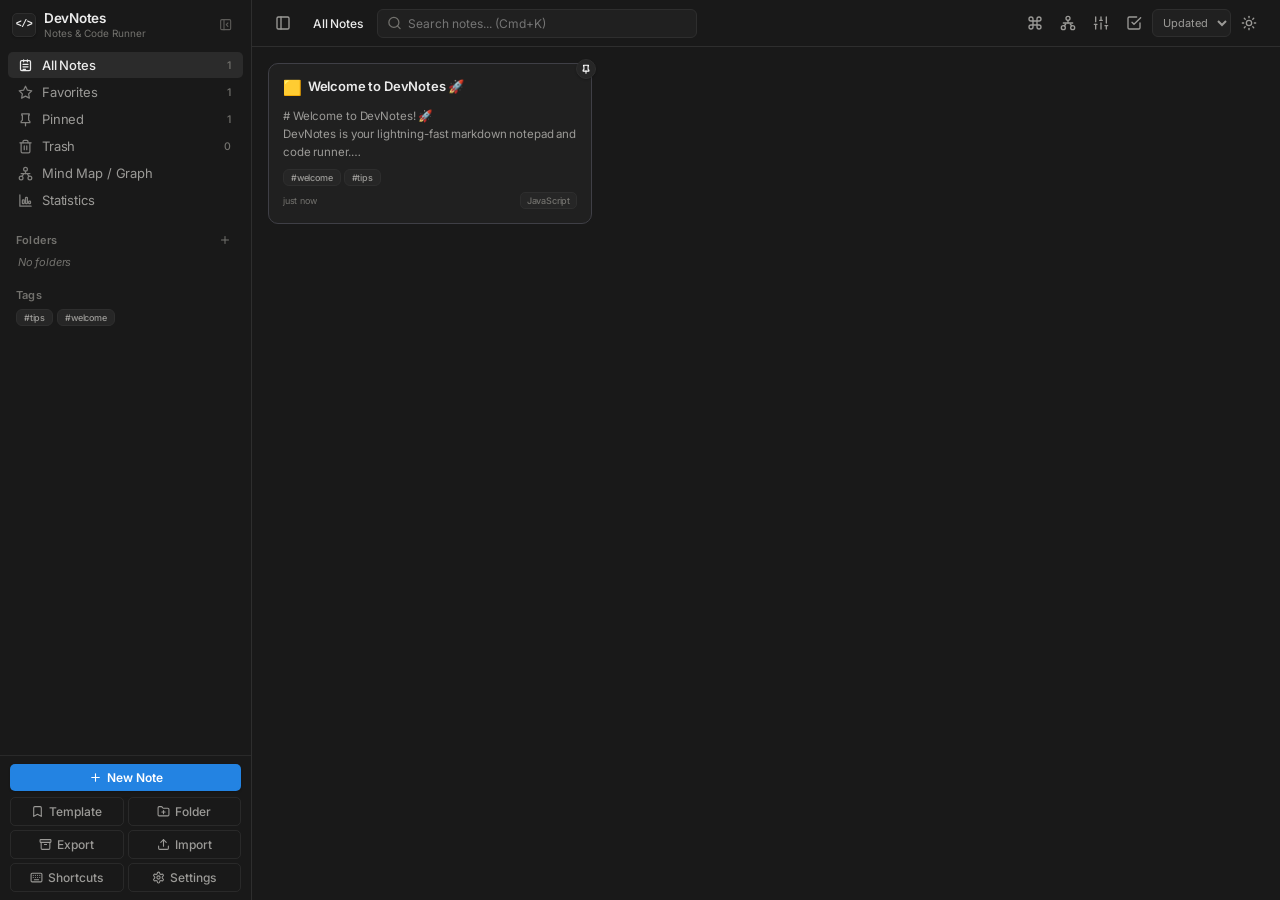
<file: index.html>
<!DOCTYPE html>
<html lang="en">
<head>
<meta charset="UTF-8">
<meta name="viewport" content="width=device-width, initial-scale=1.0">
<title>DevNotes — Notes, Code & More</title>
<meta name="description" content="A lightweight developer notebook with markdown, code runner, encryption, and stats">
<meta property="og:title" content="DevNotes — Notes, Code & More">
<meta property="og:description" content="A lightweight developer notebook with markdown, code runner, encryption, and stats">
<link rel="preconnect" href="https://fonts.googleapis.com">
<link rel="preconnect" href="https://fonts.gstatic.com" crossorigin>
<link href="https://fonts.googleapis.com/css2?family=Inter:ital,opsz,wght@0,14..32,100..900;1,14..32,100..900&family=Source+Code+Pro:ital,wght@0,400;0,500;0,600;0,700;1,400&family=Source+Serif+4:ital,opsz,wght@0,8..60,400;0,8..60,600;1,8..60,400&family=Google+Sans:wght@400;500;600;700&family=Montserrat:wght@400;500;600;700&display=swap" rel="stylesheet">
<link rel="icon" href="data:image/svg+xml,%3Csvg xmlns='http://www.w3.org/2000/svg' viewBox='0 0 100 100'%3E%3Crect width='100' height='100' rx='22' fill='%23191919' stroke='%232f2f2f' stroke-width='4'/%3E%3Ctext x='50' y='68' font-size='46' font-weight='bold' fill='%23e6e6e5' text-anchor='middle' font-family='monospace'%3E%26lt;/%26gt;%3C/text%3E%3C/svg%3E">
<link rel="manifest" href="manifest.json">
<meta name="theme-color" content="#191919">
<meta name="apple-mobile-web-app-capable" content="yes">
<meta name="apple-mobile-web-app-status-bar-style" content="black-translucent">
<meta name="apple-mobile-web-app-title" content="DevNotes">
<link rel="stylesheet" href="styles.css">
</head>
<body class="dark">
<svg xmlns="http://www.w3.org/2000/svg" style="position:absolute;width:0;height:0;overflow:hidden" aria-hidden="true">
<symbol id="i-file-text" viewBox="0 0 24 24"><path d="M4 6a2 2 0 0 1 2-2h12a2 2 0 0 1 2 2v12a2 2 0 0 1-2 2H6a2 2 0 0 1-2-2V6z"/><path d="M9 3v3"/><path d="M15 3v3"/><line x1="8" x2="16" y1="10" y2="10"/><line x1="8" x2="16" y1="14" y2="14"/><line x1="8" x2="12" y1="18" y2="18"/></symbol>
<symbol id="i-heart" viewBox="0 0 24 24"><polygon points="12 2 15.09 8.26 22 9.27 17 14.14 18.18 21.02 12 17.77 5.82 21.02 7 14.14 2 9.27 8.91 8.26 12 2"/></symbol>
<symbol id="i-pin" viewBox="0 0 24 24"><line x1="12" x2="12" y1="17" y2="22"/><path d="M5 17h14v-2l-2-2V5h1V3H6v2h1v8l-2 2v2z"/></symbol>
<symbol id="i-trash" viewBox="0 0 24 24"><path d="M3 6h18"/><path d="M19 6v14c0 1.1-.9 2-2 2H7c-1.1 0-2-.9-2-2V6"/><path d="M8 6V4c0-1.1.9-2 2-2h4c1.1 0 2 .9 2 2v2"/><line x1="10" x2="10" y1="11" y2="17"/><line x1="14" x2="14" y1="11" y2="17"/></symbol>
<symbol id="i-bar-chart" viewBox="0 0 24 24"><path d="M3 3v18h18"/><rect x="7" y="11" width="3" height="6" rx="1"/><rect x="12" y="7" width="3" height="10" rx="1"/><rect x="17" y="13" width="3" height="4" rx="1"/></symbol>
<symbol id="i-menu" viewBox="0 0 24 24"><line x1="4" x2="20" y1="6" y2="6"/><line x1="4" x2="20" y1="12" y2="12"/><line x1="4" x2="20" y1="18" y2="18"/></symbol>
<symbol id="i-panel-left" viewBox="0 0 24 24"><rect width="18" height="18" x="3" y="3" rx="2" ry="2"/><line x1="9" x2="9" y1="3" y2="21"/></symbol>
<symbol id="i-panel-left-close" viewBox="0 0 24 24"><rect width="18" height="18" x="3" y="3" rx="2" ry="2"/><line x1="9" x2="9" y1="3" y2="21"/><path d="m16 15-3-3 3-3"/></symbol>
<symbol id="i-panel-left-open" viewBox="0 0 24 24"><rect width="18" height="18" x="3" y="3" rx="2" ry="2"/><line x1="9" x2="9" y1="3" y2="21"/><path d="m14 9 3 3-3 3"/></symbol>
<symbol id="i-sliders" viewBox="0 0 24 24"><line x1="4" x2="4" y1="21" y2="14"/><line x1="4" x2="4" y1="10" y2="3"/><line x1="12" x2="12" y1="21" y2="12"/><line x1="12" x2="12" y1="8" y2="3"/><line x1="20" x2="20" y1="21" y2="16"/><line x1="20" x2="20" y1="12" y2="3"/><line x1="2" x2="6" y1="14" y2="14"/><line x1="10" x2="14" y1="8" y2="8"/><line x1="18" x2="22" y1="16" y2="16"/></symbol>
<symbol id="i-check-square" viewBox="0 0 24 24"><polyline points="9 11 12 14 22 4"/><path d="M21 12v7a2 2 0 0 1-2 2H5a2 2 0 0 1-2-2V5a2 2 0 0 1 2-2h11"/></symbol>
<symbol id="i-git-compare" viewBox="0 0 24 24"><circle cx="18" cy="18" r="3"/><circle cx="6" cy="6" r="3"/><path d="M13 6h3a2 2 0 0 1 2 2v7"/><path d="M11 18H8a2 2 0 0 1-2-2V9"/></symbol>
<symbol id="i-timer" viewBox="0 0 24 24"><line x1="10" x2="14" y1="2" y2="2"/><line x1="12" x2="15" y1="14" y2="11"/><circle cx="12" cy="14" r="8"/></symbol>
<symbol id="i-sun" viewBox="0 0 24 24"><circle cx="12" cy="12" r="4"/><path d="M12 2v2"/><path d="M12 20v2"/><path d="m4.93 4.93 1.41 1.41"/><path d="m17.66 17.66 1.41 1.41"/><path d="M2 12h2"/><path d="M20 12h2"/><path d="m6.34 17.66-1.41 1.41"/><path d="m19.07 4.93-1.41 1.41"/></symbol>
<symbol id="i-moon" viewBox="0 0 24 24"><path d="M12 3a6 6 0 0 0 9 9 9 9 0 1 1-9-9Z"/></symbol>
<symbol id="i-plus" viewBox="0 0 24 24"><path d="M5 12h14"/><path d="M12 5v14"/></symbol>
<symbol id="i-minus" viewBox="0 0 24 24"><path d="M5 12h14"/></symbol>
<symbol id="i-bookmark" viewBox="0 0 24 24"><path d="m19 21-7-4-7 4V5a2 2 0 0 1 2-2h10a2 2 0 0 1 2 2v16z"/></symbol>
<symbol id="i-folder" viewBox="0 0 24 24"><path d="M20 20a2 2 0 0 0 2-2V8a2 2 0 0 0-2-2h-7.9a2 2 0 0 1-1.69-.9L9.6 3.9A2 2 0 0 0 7.93 3H4a2 2 0 0 0-2 2v13a2 2 0 0 0 2 2Z"/></symbol>
<symbol id="i-folder-open" viewBox="0 0 24 24"><path d="m6 14 1.5-2.9A2 2 0 0 1 9.24 10H20a2 2 0 0 1 1.94 2.5l-1.54 6a2 2 0 0 1-1.95 1.5H4a2 2 0 0 1-2-2V5a2 2 0 0 1 2-2h3.9a2 2 0 0 1 1.69.9l.81 1.2a2 2 0 0 0 1.67.9H18a2 2 0 0 1 2 2v2"/></symbol>
<symbol id="i-folder-plus" viewBox="0 0 24 24"><path d="M20 20a2 2 0 0 0 2-2V8a2 2 0 0 0-2-2h-7.9a2 2 0 0 1-1.69-.9L9.6 3.9A2 2 0 0 0 7.93 3H4a2 2 0 0 0-2 2v13a2 2 0 0 0 2 2Z"/><line x1="12" x2="12" y1="10" y2="16"/><line x1="9" x2="15" y1="13" y2="13"/></symbol>
<symbol id="i-upload" viewBox="0 0 24 24"><path d="M21 15v4a2 2 0 0 1-2 2H5a2 2 0 0 1-2-2v-4"/><polyline points="17 8 12 3 7 8"/><line x1="12" x2="12" y1="3" y2="15"/></symbol>
<symbol id="i-download" viewBox="0 0 24 24"><path d="M21 15v4a2 2 0 0 1-2 2H5a2 2 0 0 1-2-2v-4"/><polyline points="7 10 12 15 17 10"/><line x1="12" x2="12" y1="15" y2="3"/></symbol>
<symbol id="i-archive" viewBox="0 0 24 24"><rect width="20" height="5" x="2" y="3" rx="1"/><path d="M4 8v11a2 2 0 0 0 2 2h12a2 2 0 0 0 2-2V8"/><line x1="10" x2="14" y1="12" y2="12"/></symbol>
<symbol id="i-settings" viewBox="0 0 24 24"><path d="M12.22 2h-.44a2 2 0 0 0-2 2v.18a2 2 0 0 1-1 1.73l-.43.25a2 2 0 0 1-2 0l-.15-.08a2 2 0 0 0-2.73.73l-.22.38a2 2 0 0 0 .73 2.73l.15.1a2 2 0 0 1 1 1.72v.51a2 2 0 0 1-1 1.74l-.15.09a2 2 0 0 0-.73 2.73l.22.38a2 2 0 0 0 2.73.73l.15-.08a2 2 0 0 1 2 0l.43.25a2 2 0 0 1 1 1.73V20a2 2 0 0 0 2 2h.44a2 2 0 0 0 2-2v-.18a2 2 0 0 1 1-1.73l.43-.25a2 2 0 0 1 2 0l.15.08a2 2 0 0 0 2.73-.73l.22-.39a2 2 0 0 0-.73-2.73l-.15-.08a2 2 0 0 1-1-1.74v-.5a2 2 0 0 1 1-1.74l.15-.09a2 2 0 0 0 .73-2.73l-.22-.38a2 2 0 0 0-2.73-.73l-.15.08a2 2 0 0 1-2 0l-.43-.25a2 2 0 0 1-1-1.73V4a2 2 0 0 0-2-2z"/><circle cx="12" cy="12" r="3"/></symbol>
<symbol id="i-copy" viewBox="0 0 24 24"><rect width="14" height="14" x="8" y="8" rx="2" ry="2"/><path d="M4 16c-1.1 0-2-.9-2-2V4c0-1.1.9-2 2-2h10c1.1 0 2 .9 2 2"/></symbol>
<symbol id="i-printer" viewBox="0 0 24 24"><polyline points="6 9 6 2 18 2 18 9"/><path d="M6 18H4a2 2 0 0 1-2-2v-5a2 2 0 0 1 2-2h16a2 2 0 0 1 2 2v5a2 2 0 0 1-2 2h-2"/><rect width="12" height="8" x="6" y="14"/></symbol>
<symbol id="i-clipboard" viewBox="0 0 24 24"><rect width="8" height="4" x="8" y="2" rx="1" ry="1"/><path d="M16 4h2a2 2 0 0 1 2 2v14a2 2 0 0 1-2 2H6a2 2 0 0 1-2-2V6a2 2 0 0 1 2-2h2"/></symbol>
<symbol id="i-share" viewBox="0 0 24 24"><circle cx="18" cy="5" r="3"/><circle cx="6" cy="12" r="3"/><circle cx="18" cy="19" r="3"/><line x1="8.59" x2="15.42" y1="13.51" y2="17.49"/><line x1="15.41" x2="8.59" y1="6.51" y2="10.49"/></symbol>
<symbol id="i-lock" viewBox="0 0 24 24"><rect width="18" height="11" x="3" y="11" rx="2" ry="2"/><path d="M7 11V7a5 5 0 0 1 10 0v4"/></symbol>
<symbol id="i-unlock" viewBox="0 0 24 24"><rect width="18" height="11" x="3" y="11" rx="2" ry="2"/><path d="M7 11V7a5 5 0 0 1 9.9-1"/></symbol>
<symbol id="i-link" viewBox="0 0 24 24"><path d="M10 13a5 5 0 0 0 7.54.54l3-3a5 5 0 0 0-7.07-7.07l-1.72 1.71"/><path d="M14 11a5 5 0 0 0-7.54-.54l-3 3a5 5 0 0 0 7.07 7.07l1.71-1.71"/></symbol>
<symbol id="i-x" viewBox="0 0 24 24"><path d="M18 6 6 18"/><path d="m6 6 12 12"/></symbol>
<symbol id="i-check" viewBox="0 0 24 24"><path d="M20 6 9 17l-5-5"/></symbol>
<symbol id="i-edit" viewBox="0 0 24 24"><path d="M12 20h9"/><path d="M16.5 3.5a2.12 2.12 0 0 1 3 3L7 19l-4 1 1-4Z"/></symbol>
<symbol id="i-columns" viewBox="0 0 24 24"><rect width="18" height="18" x="3" y="3" rx="2"/><path d="M12 3v18"/></symbol>
<symbol id="i-eye" viewBox="0 0 24 24"><path d="M2 12s3-7 10-7 10 7 10 7-3 7-10 7-10-7-10-7Z"/><circle cx="12" cy="12" r="3"/></symbol>
<symbol id="i-list" viewBox="0 0 24 24"><line x1="8" x2="21" y1="6" y2="6"/><line x1="8" x2="21" y1="12" y2="12"/><line x1="8" x2="21" y1="18" y2="18"/><line x1="3" x2="3.01" y1="6" y2="6"/><line x1="3" x2="3.01" y1="12" y2="12"/><line x1="3" x2="3.01" y1="18" y2="18"/></symbol>
<symbol id="i-list-ordered" viewBox="0 0 24 24"><line x1="10" x2="21" y1="6" y2="6"/><line x1="10" x2="21" y1="12" y2="12"/><line x1="10" x2="21" y1="18" y2="18"/><path d="M4 6h1v4"/><path d="M4 10h2"/><path d="M6 18H4c0-1 2-2 2-3s-1-1.5-2-1"/></symbol>
<symbol id="i-quote" viewBox="0 0 24 24"><path d="M3 21c3 0 7-1 7-8V5c0-1.25-.756-2.017-2-2H4c-1.25 0-2 .75-2 1.972V11c0 1.25.75 2 2 2 1 0 1 0 1 1v1c0 1-1 2-2 2s-1 .008-1 1.031V20c0 1 0 1 1 1z"/><path d="M15 21c3 0 7-1 7-8V5c0-1.25-.757-2.017-2-2h-4c-1.25 0-2 .75-2 1.972V11c0 1.25.75 2 2 2h.75c0 2.25.25 4-2.75 4v3c0 1 0 1 1 1z"/></symbol>
<symbol id="i-code" viewBox="0 0 24 24"><polyline points="16 18 22 12 16 6"/><polyline points="8 6 2 12 8 18"/></symbol>
<symbol id="i-play" viewBox="0 0 24 24"><polygon points="6 3 20 12 6 21 6 3"/></symbol>
<symbol id="i-pause" viewBox="0 0 24 24"><rect x="6" y="4" width="4" height="16" rx="1"/><rect x="14" y="4" width="4" height="16" rx="1"/></symbol>
<symbol id="i-rotate-ccw" viewBox="0 0 24 24"><path d="M3 12a9 9 0 1 0 9-9 9.75 9.75 0 0 0-6.74 2.74L3 8"/><path d="M3 3v5h5"/></symbol>
<symbol id="i-external-link" viewBox="0 0 24 24"><path d="M15 3h6v6"/><path d="M10 14 21 3"/><path d="M18 13v6a2 2 0 0 1-2 2H5a2 2 0 0 1-2-2V8a2 2 0 0 1 2-2h6"/></symbol>
<symbol id="i-target" viewBox="0 0 24 24"><circle cx="12" cy="12" r="10"/><circle cx="12" cy="12" r="6"/><circle cx="12" cy="12" r="2"/></symbol>
<symbol id="i-undo" viewBox="0 0 24 24"><path d="M3 7v6h6"/><path d="M21 17a9 9 0 0 0-9-9 9 9 0 0 0-6 2.3L3 13"/></symbol>
<symbol id="i-info" viewBox="0 0 24 24"><circle cx="12" cy="12" r="10"/><line x1="12" x2="12" y1="16" y2="12"/><line x1="12" x2="12.01" y1="8" y2="8"/></symbol>
<symbol id="i-search" viewBox="0 0 24 24"><circle cx="11" cy="11" r="8"/><line x1="21" x2="16.65" y1="21" y2="16.65"/></symbol>
<symbol id="i-flame" viewBox="0 0 24 24"><path d="M8.5 14.5A2.5 2.5 0 0 0 11 12c0-1.38-.5-2-1-3-1.072-2.143-.224-4.054 2-6 .5 2.5 2 4.9 4 6.5 2 1.6 3 3.5 3 5.5a7 7 0 1 1-14 0c0-1.153.433-2.294 1-3a2.5 2.5 0 0 0 2.5 2.5z"/></symbol>
<symbol id="i-book-open" viewBox="0 0 24 24"><path d="M2 3h6a4 4 0 0 1 4 4v14a3 3 0 0 0-3-3H2z"/><path d="M22 3h-6a4 4 0 0 0-4 4v14a3 3 0 0 1 3-3h7z"/></symbol>
<symbol id="i-zap" viewBox="0 0 24 24"><polygon points="13 2 3 14 12 14 11 22 21 10 12 10 13 2"/></symbol>
<symbol id="i-bug" viewBox="0 0 24 24"><path d="m8 2 1.88 1.88"/><path d="M14.12 3.88 16 2"/><path d="M9 7.13v-1a3.003 3.003 0 1 1 6 0v1"/><path d="M12 20c-3.3 0-6-2.7-6-6v-3a4 4 0 0 1 4-4h4a4 4 0 0 1 4 4v3c0 3.3-2.7 6-6 6"/><path d="M12 20v-9"/><path d="M6.53 9C4.6 8.8 3 7.1 3 5"/><path d="M6 13H2"/><path d="M3 21c0-2.1 1.7-3.9 3.8-4"/><path d="M20.97 5c0 2.1-1.6 3.8-3.5 4"/><path d="M22 13h-4"/><path d="M17.2 17c2.1.1 3.8 1.9 3.8 4"/></symbol>
<symbol id="i-calendar" viewBox="0 0 24 24"><rect width="18" height="18" x="3" y="4" rx="2"/><line x1="16" x2="16" y1="2" y2="6"/><line x1="8" x2="8" y1="2" y2="6"/><line x1="3" x2="21" y1="10" y2="10"/></symbol>
<symbol id="i-hash" viewBox="0 0 24 24"><line x1="4" x2="20" y1="9" y2="9"/><line x1="4" x2="20" y1="15" y2="15"/><line x1="10" x2="8" y1="3" y2="21"/><line x1="16" x2="14" y1="3" y2="21"/></symbol>
<symbol id="i-tag" viewBox="0 0 24 24"><path d="M12 2H2v10l9.29 9.29c.94.94 2.48.94 3.42 0l6.58-6.58c.94-.94.94-2.48 0-3.42L12 2Z"/><circle cx="7" cy="7" r=".5" fill="currentColor"/></symbol>
<symbol id="i-palette" viewBox="0 0 24 24"><circle cx="13.5" cy="6.5" r=".5" fill="currentColor"/><circle cx="17.5" cy="10.5" r=".5" fill="currentColor"/><circle cx="8.5" cy="7.5" r=".5" fill="currentColor"/><circle cx="6.5" cy="12.5" r=".5" fill="currentColor"/><path d="M12 2C6.5 2 2 6.5 2 12s4.5 10 10 10c.926 0 1.648-.746 1.648-1.688 0-.437-.18-.835-.437-1.125-.29-.289-.438-.652-.438-1.125a1.64 1.64 0 0 1 1.668-1.668h1.996c3.051 0 5.555-2.503 5.555-5.554C21.965 6.012 17.461 2 12 2z"/></symbol>
<symbol id="i-type" viewBox="0 0 24 24"><polyline points="4 7 4 4 20 4 20 7"/><line x1="9" x2="15" y1="20" y2="20"/><line x1="12" x2="12" y1="4" y2="20"/></symbol>
<symbol id="i-ruler" viewBox="0 0 24 24"><path d="M21.3 15.3a2.4 2.4 0 0 1 0 3.4l-2.6 2.6a2.4 2.4 0 0 1-3.4 0L2.7 8.7a2.41 2.41 0 0 1 0-3.4l2.6-2.6a2.41 2.41 0 0 1 3.4 0Z"/><path d="m14.5 12.5 2-2"/><path d="m11.5 9.5 2-2"/><path d="m8.5 6.5 2-2"/><path d="m17.5 15.5 2-2"/></symbol>
<symbol id="i-save" viewBox="0 0 24 24"><path d="M15.2 3a2 2 0 0 1 1.4.6l3.8 3.8a2 2 0 0 1 .6 1.4V19a2 2 0 0 1-2 2H5a2 2 0 0 1-2-2V5a2 2 0 0 1 2-2z"/><path d="M17 21v-7a1 1 0 0 0-1-1H8a1 1 0 0 0-1 1v7"/><path d="M7 3v4a1 1 0 0 0 1 1h7"/></symbol>
<symbol id="i-network" viewBox="0 0 24 24"><circle cx="12" cy="5" r="3"/><circle cx="5" cy="19" r="3"/><circle cx="19" cy="19" r="3"/><line x1="8.59" x2="6.41" y1="13.51" y2="16.49"/><line x1="15.41" x2="17.59" y1="13.51" y2="16.49"/><line x1="12" x2="12" y1="8" y2="12"/><line x1="5" x2="19" y1="12" y2="12"/></symbol>
<symbol id="i-maximize" viewBox="0 0 24 24"><polyline points="15 3 21 3 21 9"/><polyline points="9 21 3 21 3 15"/><line x1="21" x2="14" y1="3" y2="10"/><line x1="3" x2="10" y1="21" y2="14"/></symbol>
<symbol id="i-minimize" viewBox="0 0 24 24"><polyline points="4 14 10 14 10 20"/><polyline points="20 10 14 10 14 4"/><line x1="14" x2="21" y1="10" y2="3"/><line x1="3" x2="10" y1="21" y2="14"/></symbol>
<symbol id="i-command" viewBox="0 0 24 24"><path d="M18 3a3 3 0 0 0-3 3v12a3 3 0 0 0 3 3 3 3 0 0 0 3-3 3 3 0 0 0-3-3H6a3 3 0 0 0-3 3 3 3 0 0 0 3 3 3 3 0 0 0 3-3V6a3 3 0 0 0-3-3 3 3 0 0 0-3 3 3 3 0 0 0 3 3h12a3 3 0 0 0 3-3 3 3 0 0 0-3-3z"/></symbol>
<symbol id="i-keyboard" viewBox="0 0 24 24"><rect width="20" height="16" x="2" y="4" rx="2"/><path d="M6 8h.01"/><path d="M10 8h.01"/><path d="M14 8h.01"/><path d="M18 8h.01"/><path d="M6 12h.01"/><path d="M10 12h.01"/><path d="M14 12h.01"/><path d="M18 12h.01"/><path d="M8 16h8"/></symbol>
<symbol id="i-layers" viewBox="0 0 24 24"><polygon points="12 2 2 7 12 12 22 7 12 2"/><polyline points="2 17 12 22 22 17"/><polyline points="2 12 12 17 22 12"/></symbol>
<symbol id="i-sparkles" viewBox="0 0 24 24"><path d="m12 3-1.912 5.813a2 2 0 0 1-1.275 1.275L3 12l5.813 1.912a2 2 0 0 1 1.275 1.275L12 21l1.912-5.813a2 2 0 0 1 1.275-1.275L21 12l-5.813-1.912a2 2 0 0 1-1.275-1.275L12 3Z"/><path d="M5 3v4"/><path d="M19 17v4"/><path d="M3 5h4"/><path d="M17 19h4"/></symbol>
<symbol id="i-chevron-right" viewBox="0 0 24 24"><polyline points="9 18 15 12 9 6"/></symbol>
</svg>

<nav class="sidebar" id="sidebar">
  <div class="sidebar-header">
    <div class="logo-area" onclick="goHome()" title="DevNotes - Go to All Notes">
      <div class="logo">&lt;/&gt;</div>
      <div class="logo-text">
        <h1>DevNotes</h1>
        <p>Notes &amp; Code Runner</p>
      </div>
    </div>
    <button class="sidebar-collapse-btn" id="sidebarCollapseBtn" onclick="toggleSidebarCollapse(event)" title="Collapse Sidebar (Cmd/Ctrl+B)">
      <svg class="ic"><use href="#i-panel-left-close"/></svg>
    </button>
  </div>
  <div class="sidebar-section">
    <button class="sb active" data-filter="all" onclick="setFilter('all')" title="All Notes"><span class="ico"><svg class="ic"><use href="#i-file-text"/></svg></span><span class="sb-label">All Notes</span><span class="cnt" id="cnt-all">0</span></button>
    <button class="sb" data-filter="favorites" onclick="setFilter('favorites')" title="Favorites"><span class="ico"><svg class="ic"><use href="#i-heart"/></svg></span><span class="sb-label">Favorites</span><span class="cnt" id="cnt-fav">0</span></button>
    <button class="sb" data-filter="pinned" onclick="setFilter('pinned')" title="Pinned"><span class="ico"><svg class="ic"><use href="#i-pin"/></svg></span><span class="sb-label">Pinned</span><span class="cnt" id="cnt-pin">0</span></button>
    <button class="sb" data-filter="trash" onclick="setFilter('trash')" title="Trash"><span class="ico"><svg class="ic"><use href="#i-trash"/></svg></span><span class="sb-label">Trash</span><span class="cnt" id="cnt-trash">0</span></button>
    <button class="sb" onclick="openGraphView()" title="Mind Map / Graph View (Cmd+G)"><span class="ico"><svg class="ic"><use href="#i-network"/></svg></span><span class="sb-label">Mind Map / Graph</span></button>
    <button class="sb" data-filter="stats" onclick="openStats()" title="Statistics"><span class="ico"><svg class="ic"><use href="#i-bar-chart"/></svg></span><span class="sb-label">Statistics</span></button>
  </div>
  <div class="collapsed-quick-nav">
    <button class="sb" onclick="expandSidebar();showFolderModal()" title="Folders (Expand to view)"><span class="ico"><svg class="ic"><use href="#i-folder"/></svg></span></button>
    <button class="sb" onclick="expandSidebar()" title="Tags (Expand to view)"><span class="ico"><svg class="ic"><use href="#i-tag"/></svg></span></button>
  </div>
  <div class="sidebar-scroll">
    <div class="sidebar-section">
      <div class="sidebar-section-title">Folders<button onclick="showFolderModal()" title="New Folder"><svg class="ic"><use href="#i-plus"/></svg></button></div>
      <div id="folders-list"></div>
    </div>
    <div class="sidebar-section" id="tags-section" style="display:none">
      <div class="sidebar-section-title">Tags</div>
      <div id="tags-list" style="padding:3px 8px;display:flex;flex-wrap:wrap;gap:4px"></div>
    </div>
  </div>
  <div class="sidebar-bottom-actions">
    <button class="new-btn primary" style="width:100%;margin-bottom:6px" onclick="openEditor()" title="New Note (Cmd/Ctrl+N)"><svg class="ic"><use href="#i-plus"/></svg> <span>New Note</span></button>
    <div class="bottom-grid" style="display:grid;grid-template-columns:1fr 1fr;gap:4px">
      <button class="new-btn secondary" onclick="showTemplates()" title="Templates"><svg class="ic"><use href="#i-bookmark"/></svg> <span>Template</span></button>
      <button class="new-btn secondary" onclick="showFolderModal()" title="New Folder"><svg class="ic"><use href="#i-folder-plus"/></svg> <span>Folder</span></button>
      <button class="new-btn secondary" onclick="exportAllJSON()" title="Export All Notes"><svg class="ic"><use href="#i-archive"/></svg> <span>Export</span></button>
      <button class="new-btn secondary" onclick="showImportModal()" title="Import Notes"><svg class="ic"><use href="#i-upload"/></svg> <span>Import</span></button>
    </div>
    <div class="bottom-grid" style="display:grid;grid-template-columns:1fr 1fr;gap:4px;margin-top:4px">
      <button class="new-btn secondary" onclick="showShortcutsModal()" title="Keyboard Shortcuts (?)"><svg class="ic"><use href="#i-keyboard"/></svg> <span>Shortcuts</span></button>
      <button class="new-btn secondary" onclick="showSettings()" title="Settings"><svg class="ic"><use href="#i-settings"/></svg> <span>Settings</span></button>
    </div>
  </div>
</nav>

<div class="mobile-overlay" id="mobileOverlay" onclick="closeSidebar()"></div>

<div class="main" id="mainArea">
  <div class="topbar">
    <button class="icon-btn" onclick="toggleSidebar()" title="Toggle Sidebar (Cmd/Ctrl+B)" id="menuBtn"><svg class="ic"><use href="#i-panel-left"/></svg></button>
    <div class="breadcrumb" id="breadcrumb"><span class="current">All Notes</span></div>
    <div class="search-box">
      <svg class="ic" style="width:15px;height:15px;position:absolute;left:10px;top:50%;transform:translateY(-50%);color:var(--text3)"><use href="#i-search"/></svg>
      <input type="text" placeholder="Search notes... (Cmd+K)" id="searchInput" oninput="onSearch()">
    </div>
    <div class="topbar-actions">
      <button class="icon-btn" onclick="openCommandPalette()" title="Command Palette (Cmd+K)"><svg class="ic"><use href="#i-command"/></svg></button>
      <button class="icon-btn" onclick="openGraphView()" title="Mind Map / Graph View (Cmd+G)"><svg class="ic"><use href="#i-network"/></svg></button>
      <button class="icon-btn" onclick="showAdvancedSearch()" title="Advanced Search"><svg class="ic"><use href="#i-sliders"/></svg></button>
      <button class="icon-btn" onclick="toggleBulkMode()" title="Bulk Select" id="bulkModeBtn"><svg class="ic"><use href="#i-check-square"/></svg></button>
      <select class="sort-select" id="sortSelect" onchange="renderNotes()">
        <option value="updated">Updated</option>
        <option value="created">Created</option>
        <option value="title">Title</option>
      </select>
      <button class="icon-btn" onclick="toggleDark()" id="darkBtn" title="Toggle Theme"><svg class="ic"><use href="#i-sun"/></svg></button>
    </div>
  </div>
  
  <div class="bulk-bar" id="bulkBar">
    <span class="bulk-count"><span id="bulkCount">0</span> selected</span>
    <button onclick="bulkMoveToFolder()"><svg class="ic"><use href="#i-folder"/></svg> Move</button>
    <button onclick="bulkTrash()" class="danger"><svg class="ic"><use href="#i-trash"/></svg> Trash</button>
    <button onclick="exitBulkMode()" class="bulk-close"><svg class="ic"><use href="#i-x"/></svg></button>
  </div>
  
  <div class="notes-area" id="notesArea">
    <div id="trashBar" style="display:none;align-items:center;justify-content:space-between;padding:8px 16px;background:var(--red-light);border-radius:8px;margin-bottom:12px;font-size:12px;color:var(--red)">
      <span style="display:inline-flex;align-items:center;gap:6px"><svg class="ic"><use href="#i-trash"/></svg> <span id="trashCountLabel">0</span> note(s) in trash — auto-deleted after 30 days</span>
      <button onclick="showEmptyTrashModal()" style="padding:5px 14px;border:none;border-radius:6px;background:var(--red);color:#fff;font-size:11px;font-weight:600;cursor:pointer">Empty Trash</button>
    </div>
    <div class="notes-grid" id="notesGrid"></div>
    <div class="empty" id="emptyState" style="display:none">
      <div class="empty-icon"><svg class="ic"><use href="#i-file-text"/></svg></div>
      <h3 id="emptyTitle">No notes yet</h3>
      <p id="emptyMsg">Create your first note</p>
      <button class="empty-btn" onclick="openEditor()"><svg class="ic"><use href="#i-plus"/></svg> Create Note</button>
    </div>
  </div>

  <div class="stats-wrap" id="statsWrap">
    <div class="stats-header">
      <h2><svg class="ic"><use href="#i-bar-chart"/></svg> Your Statistics</h2>
      <button class="icon-btn" onclick="closeStats()"><svg class="ic"><use href="#i-x"/></svg></button>
    </div>
    <div class="stats-body" id="statsBody"></div>
  </div>

  <div class="editor-wrap" id="editorWrap">
    <div class="tabs-bar" id="tabsBar"></div>
    <div class="editor-header">
      <span id="editorLangIcon" style="font-size:15px">📝</span>
      <span style="font-size:12px;font-weight:600;color:var(--text2)" id="editorLabel">New Note</span>
      <div class="editor-header-actions">
        <button class="icon-btn" onclick="toggleZenMode()" title="Zen Mode (Cmd+Shift+Z)" id="zenHeaderBtn"><svg class="ic"><use href="#i-maximize"/></svg></button>
        <button class="icon-btn" onclick="toggleTocDock()" title="Table of Contents (Cmd+Shift+T)" id="tocHeaderBtn"><svg class="ic"><use href="#i-layers"/></svg></button>
        <button class="icon-btn" onclick="duplicateNote()" title="Duplicate" id="dupBtn" style="display:none"><svg class="ic"><use href="#i-copy"/></svg></button>
        <button class="icon-btn" onclick="exportNotePdf()" title="Export PDF" id="pdfBtn" style="display:none"><svg class="ic"><use href="#i-printer"/></svg></button>
        <button class="icon-btn" onclick="exportNoteMd()" title="Export .md" id="exportBtn" style="display:none"><svg class="ic"><use href="#i-download"/></svg></button>
        <button class="icon-btn" onclick="copyEditorMarkdown()" title="Copy Markdown" id="copyMdBtn" style="display:none"><svg class="ic"><use href="#i-clipboard"/></svg></button>
        <button class="icon-btn" onclick="shareNote()" title="Share Link" id="shareBtn" style="display:none"><svg class="ic"><use href="#i-share"/></svg></button>
        <button class="icon-btn" onclick="toggleEncryption()" title="Encrypt/Decrypt" id="lockBtn" style="display:none"><svg class="ic"><use href="#i-unlock"/></svg></button>
        <button class="icon-btn" id="pinBtn" onclick="toggleEditorPin()" title="Pin"><svg class="ic"><use href="#i-pin"/></svg></button>
        <button class="icon-btn" id="favBtn" onclick="toggleEditorFav()" title="Favorite"><svg class="ic"><use href="#i-heart"/></svg></button>
        <button class="icon-btn" id="delBtn" onclick="showDeleteConfirm()" title="Delete" style="display:none"><svg class="ic"><use href="#i-trash"/></svg></button>
        <button class="icon-btn" onclick="toggleBacklinks()" title="Backlinks" id="backlinksBtn"><svg class="ic"><use href="#i-link"/></svg></button>
        <div style="width:1px;height:18px;background:var(--border);margin:0 3px"></div>
        <button class="icon-btn" onclick="closeEditor()" title="Close (Esc)"><svg class="ic"><use href="#i-x"/></svg></button>
      </div>
    </div>
    <div class="editor-meta">
      <input type="text" class="editor-title-input" id="editorTitle" placeholder="Untitled note..." autocomplete="off">
      <div class="editor-meta-row">
        <input type="hidden" id="editorLang" value="markdown">
        <select class="editor-select" id="editorFolder" onchange="triggerAutoSave()" title="Folder" aria-label="Folder">
          <option value="">📂 No Folder</option>
        </select>
        <div class="tag-input-wrap" id="tagsWrap">
          <input type="text" class="tag-input" id="tagInput" placeholder="Add tag ↵" onkeydown="onTagKey(event)">
        </div>
      </div>
    </div>
    <div class="editor-toolbar">
      <button class="toolbar-btn" onclick="insertMd('**','**')" title="Bold (Cmd+B)"><b>B</b></button>
      <button class="toolbar-btn" onclick="insertMd('*','*')" title="Italic (Cmd+I)"><i>I</i></button>
      <button class="toolbar-btn" onclick="insertMd('`','`')" title="Inline Code (Cmd+E)">&lt;&gt;</button>
      <div class="toolbar-divider"></div>
      <button class="toolbar-btn" onclick="insertMd('# ','')" title="Heading 1">H1</button>
      <button class="toolbar-btn" onclick="insertMd('## ','')" title="Heading 2">H2</button>
      <button class="toolbar-btn" onclick="insertMd('### ','')" title="Heading 3">H3</button>
      <button class="toolbar-btn auto-width" onclick="insertObsidianCodeBlock()" title="Code Block (```) — Obsidian style" style="display:inline-flex;align-items:center;gap:3px;font-family:var(--mono);font-size:11px;font-weight:700"><svg class="ic" style="width:13px;height:13px"><use href="#i-code"/></svg> Code</button>
      <div class="toolbar-divider"></div>
      <button class="toolbar-btn" onclick="insertMd('- ','')" title="Bullet">•</button>
      <button class="toolbar-btn" onclick="insertMd('1. ','')" title="Number">1.</button>
      <button class="toolbar-btn" onclick="insertMd('- [ ] ','')" title="Task Checkbox">☑</button>
      <div class="toolbar-divider"></div>
      <button class="toolbar-btn" onclick="insertMd('> ','')" title="Quote"><svg class="ic"><use href="#i-quote"/></svg></button>
      <button class="toolbar-btn" onclick="insertMd('[[',']]')" title="Link Note ([[note]])"><svg class="ic"><use href="#i-link"/></svg></button>
      <button class="toolbar-btn" onclick="insertObsidianCodeBlock()" title="Code Block"><svg class="ic"><use href="#i-code"/></svg></button>
      <button class="toolbar-btn" onclick="insertMd('---\n','')" title="Divider"><svg class="ic"><use href="#i-minus"/></svg></button>
      <div class="toolbar-divider"></div>
      <button class="toolbar-btn auto-width" onclick="toggleZenMode()" title="Zen Focus Mode (Cmd+Shift+Z)" id="zenToolbarBtn"><svg class="ic"><use href="#i-maximize"/></svg> Zen</button>
      <button class="toolbar-btn auto-width" onclick="toggleTocDock()" title="Table of Contents (Cmd+Shift+T)" id="tocToolbarBtn"><svg class="ic"><use href="#i-layers"/></svg> TOC</button>
      <div class="mode-switch">
        <button class="mode-btn active" data-mode="edit" onclick="setMode('edit')"><svg class="ic"><use href="#i-edit"/></svg> Write</button>
        <button class="mode-btn" data-mode="split" onclick="setMode('split')"><svg class="ic"><use href="#i-columns"/></svg> Split</button>
        <button class="mode-btn" data-mode="preview" onclick="setMode('preview')"><svg class="ic"><use href="#i-eye"/></svg> Preview</button>
      </div>
    </div>
    <div class="editor-body">
      <div class="editor-content" id="editorContent">
        <textarea class="editor-textarea" id="editorTextarea" placeholder="Start writing...&#10;&#10;Tips:&#10;• Use [[Note Name]] to link notes&#10;• Use ```js for JavaScript code blocks&#10;• Switch to Preview mode and click ▶ Run to execute JS code&#10;• Only JavaScript can run in the browser (not Python)" spellcheck="false" oninput="onEditorInput()"></textarea>
      </div>
      <div class="backlinks-panel" id="backlinksPanel">
        <div class="backlinks-title"><svg class="ic"><use href="#i-link"/></svg> Backlinks</div>
        <div id="backlinksList"></div>
      </div>
      <div class="toc-dock collapsed" id="tocDock">
        <div class="toc-dock-header">
          <span class="toc-dock-title"><svg class="ic"><use href="#i-layers"/></svg> Table of Contents</span>
          <button class="icon-btn" onclick="toggleTocDock()" title="Close TOC"><svg class="ic"><use href="#i-x"/></svg></button>
        </div>
        <div class="toc-stats-badge">
          <span id="tocReadingTime">⏱ ~1 min read</span>
          <span id="tocWordCount" style="color:var(--text3);font-size:10px">0 words</span>
        </div>
        <div class="toc-items-list" id="tocItemsList"></div>
      </div>
      <div class="zen-hud" id="zenHud">
        <span id="zenTitle" style="font-weight:600;color:var(--text)">Untitled note</span>
        <span style="opacity:0.4">·</span>
        <span id="zenStats">0 words</span>
        <button class="zen-exit-btn" onclick="toggleZenMode()"><svg class="ic"><use href="#i-minimize"/></svg> Exit Zen</button>
      </div>
      <div class="encrypted-overlay" id="encryptedOverlay" style="display:none">
        <div class="lock-icon"><svg class="ic"><use href="#i-lock"/></svg></div>
        <h3>This note is encrypted</h3>
        <p>Enter the password to view and edit this note.</p>
        <input type="password" id="decryptPassword" placeholder="Enter password..." onkeydown="if(event.key==='Enter')attemptDecrypt()">
        <div id="decryptError" style="color:var(--red);font-size:11px;margin-bottom:10px;display:none"></div>
        <div class="btn-row">
          <button class="btn-secondary" onclick="closeEditor()">Cancel</button>
          <button class="btn-primary" onclick="attemptDecrypt()"><svg class="ic"><use href="#i-unlock"/></svg> Unlock</button>
        </div>
      </div>
    </div>
    <div class="editor-footer">
      <div style="display:flex;align-items:center;gap:10px">
        <div id="editorStats">0 words</div>
        <div id="wordGoalDisplay" style="display:none;align-items:center;gap:4px;font-size:10px;color:var(--text3)"></div>
        <div class="auto-save-badge" id="autoSaveBadge"></div>
      </div>
      <div class="editor-footer-actions">
        <button class="cancel-btn" onclick="closeEditor()">Cancel</button>
        <button class="save-btn" onclick="saveNote()"><svg class="ic"><use href="#i-save"/></svg> Save</button>
      </div>
    </div>
    <div class="delete-modal" id="deleteModal" style="display:none">
      <div class="modal">
        <h3><svg class="ic"><use href="#i-trash"/></svg> Move to Trash?</h3>
        <p>You can restore it within 30 days from Trash.</p>
        <div class="modal-actions">
          <button class="btn-secondary" onclick="hideDeleteConfirm()">Cancel</button>
          <button class="btn-danger" onclick="confirmDelete()">Move to Trash</button>
        </div>
      </div>
    </div>
  </div>
</div>

<!-- FOLDER MODAL -->
<div class="modal-bg" id="folderModal" style="display:none" onclick="if(event.target===this)hideFolderModal()">
  <div class="modal">
    <h3 id="folderModalTitle"><svg class="ic"><use href="#i-folder-plus"/></svg> New Folder</h3>
    <p>Enter folder name</p>
    <input type="text" id="folderNameInput" placeholder="Folder name...">
    <div style="margin-bottom:10px">
      <label style="font-size:10px;color:var(--text3)">Parent Folder (optional)</label>
      <select class="editor-select" id="folderParentSelect" style="width:100%;margin-top:4px"></select>
    </div>
    <div class="modal-actions">
      <button class="btn-secondary" onclick="hideFolderModal()">Cancel</button>
      <button class="btn-primary" onclick="saveFolderModal()">Save</button>
    </div>
  </div>
</div>

<!-- DELETE FOLDER MODAL -->
<div class="modal-bg" id="deleteFolderModal" style="display:none" onclick="if(event.target===this)hideDeleteFolderModal()">
  <div class="modal">
    <h3><svg class="ic"><use href="#i-trash"/></svg> Delete Folder?</h3>
    <p id="deleteFolderMsg">Notes inside will move to parent folder.</p>
    <div class="modal-actions">
      <button class="btn-secondary" onclick="hideDeleteFolderModal()">Cancel</button>
      <button class="btn-danger" onclick="confirmDeleteFolder()">Delete</button>
    </div>
  </div>
</div>

<!-- TEMPLATES MODAL -->
<div class="modal-bg" id="templatesModal" style="display:none" onclick="if(event.target===this)hideTemplates()">
  <div class="modal">
    <h3><svg class="ic"><use href="#i-bookmark"/></svg> Choose a Template</h3>
    <p>Start with a pre-made structure</p>
    <div class="templates-grid" id="templatesGrid"></div>
  </div>
</div>

<!-- IMPORT MODAL -->
<div class="modal-bg" id="importModal" style="display:none" onclick="if(event.target===this)hideImportModal()">
  <div class="modal">
    <h3><svg class="ic"><use href="#i-upload"/></svg> Import Notes</h3>
    <p>Drop .md or .json files to import</p>
    <div class="drop-zone" id="dropZone" onclick="document.getElementById('fileInput').click()">
      <svg class="ic"><use href="#i-upload"/></svg>
      Drop files here or click to browse
      <input type="file" id="fileInput" multiple accept=".md,.json,.txt" onchange="handleFiles(this.files)">
    </div>
    <div id="importStatus" style="margin-top:10px;font-size:11px;color:var(--text2)"></div>
  </div>
</div>

<!-- ADVANCED SEARCH MODAL -->
<div class="modal-bg" id="advSearchModal" style="display:none" onclick="if(event.target===this)hideAdvancedSearch()">
  <div class="modal">
    <h3><svg class="ic"><use href="#i-sliders"/></svg> Advanced Search</h3>
    <div class="filter-group">
      <label>Search Text</label>
      <input type="search" id="advSearchText" placeholder="Keywords...">
    </div>
    <div class="filter-group">
      <label>Folder</label>
      <select id="advSearchFolder"><option value="">All Folders</option></select>
    </div>
    <div class="filter-group">
      <label>Date Range</label>
      <div class="filter-row">
        <input type="date" id="advSearchFrom">
        <input type="date" id="advSearchTo">
      </div>
    </div>
    <div class="filter-group">
      <label>Has Code Blocks</label>
      <select id="advSearchCode">
        <option value="">Any</option>
        <option value="yes">Yes</option>
        <option value="no">No</option>
      </select>
    </div>
    <div class="modal-actions">
      <button class="btn-secondary" onclick="clearAdvSearch()">Clear</button>
      <button class="btn-primary" onclick="applyAdvSearch()">Search</button>
    </div>
  </div>
</div>

<!-- BULK MOVE MODAL -->
<div class="modal-bg" id="bulkMoveModal" style="display:none" onclick="if(event.target===this)hideBulkMove()">
  <div class="modal">
    <h3><svg class="ic"><use href="#i-folder"/></svg> Move to Folder</h3>
    <p>Select destination folder</p>
    <select id="bulkMoveFolder" style="width:100%;padding:8px;border:1px solid var(--border);border-radius:6px;margin-bottom:12px"></select>
    <div class="modal-actions">
      <button class="btn-secondary" onclick="hideBulkMove()">Cancel</button>
      <button class="btn-primary" onclick="confirmBulkMove()">Move</button>
    </div>
  </div>
</div>

<!-- RESTORE FROM TRASH MODAL (for trash view) -->
<div class="modal-bg" id="restoreModal" style="display:none" onclick="if(event.target===this)hideRestoreModal()">
  <div class="modal">
    <h3><svg class="ic"><use href="#i-rotate-ccw"/></svg> Restore Note?</h3>
    <p id="restoreMsg">This note will be restored to your notes.</p>
    <div class="modal-actions">
      <button class="btn-secondary" onclick="hideRestoreModal()">Cancel</button>
      <button class="btn-danger" onclick="permanentDelete()">Delete Forever</button>
      <button class="btn-primary" onclick="confirmRestore()">Restore</button>
    </div>
  </div>
</div>

<!-- ENCRYPTION MODAL -->
<div class="modal-bg" id="encryptModal" style="display:none" onclick="if(event.target===this)hideEncryptModal()">
  <div class="modal">
    <h3 id="encryptModalTitle"><svg class="ic"><use href="#i-lock"/></svg> Encrypt Note</h3>
    <p id="encryptModalMsg">Enter a password to protect this note. <strong>If you forget it, the note cannot be recovered!</strong></p>
    <input type="password" id="encryptPassword" placeholder="Enter password..." autocomplete="new-password">
    <input type="password" id="encryptPasswordConfirm" placeholder="Confirm password...">
    <div id="encryptError" style="color:var(--red);font-size:11px;margin-bottom:10px;display:none"></div>
    <div class="modal-actions">
      <button class="btn-secondary" onclick="hideEncryptModal()">Cancel</button>
      <button class="btn-primary" onclick="confirmEncrypt()"><svg class="ic"><use href="#i-lock"/></svg> Encrypt</button>
    </div>
  </div>
</div>

<!-- SETTINGS MODAL -->
<div class="modal-bg" id="settingsModal" style="display:none" onclick="if(event.target===this)hideSettings()">
  <div class="modal" style="max-width:420px">
    <h3><svg class="ic"><use href="#i-settings"/></svg> Settings</h3>
    
    <div class="settings-section">
      <h4><svg class="ic"><use href="#i-type"/></svg> Site & Editor Typography</h4>
      <div class="setting-row" style="flex-direction:column;align-items:flex-start;gap:8px">
        <span>Font Family</span>
        <div class="font-choice-group">
          <button id="fontBtnInter" class="font-choice-btn active" onclick="setFontChoice('Inter')">
            <b>Default</b> (Notion Inter)
          </button>
          <button id="fontBtnGoogleSans" class="font-choice-btn" style="font-family: 'Google Sans', sans-serif" onclick="setFontChoice('Google Sans')">
            <b>Google Sans</b>
          </button>
          <button id="fontBtnMontserrat" class="font-choice-btn" style="font-family: 'Montserrat', sans-serif" onclick="setFontChoice('Montserrat')">
            <b>Montserrat</b>
          </button>
        </div>
      </div>
    </div>
    <div class="settings-section">
      <h4><svg class="ic"><use href="#i-type"/></svg> Editor Font Size</h4>
      <div style="display:flex;align-items:center;gap:10px">
        <span style="font-size:11px;color:var(--text3)">A</span>
        <input type="range" class="font-size-slider" id="fontSizeSlider" min="10" max="22" value="12" oninput="updateFontSize(this.value)">
        <span style="font-size:16px;color:var(--text3)">A</span>
        <span style="font-size:12px;color:var(--text2);min-width:30px" id="fontSizeLabel">12px</span>
      </div>
    </div>
    <div class="settings-section">
      <h4><svg class="ic"><use href="#i-ruler"/></svg> Preview Font Size</h4>
      <div style="display:flex;align-items:center;gap:10px">
        <span style="font-size:11px;color:var(--text3)">A</span>
        <input type="range" class="font-size-slider" id="previewFontSlider" min="11" max="20" value="13" oninput="updatePreviewFont(this.value)">
        <span style="font-size:16px;color:var(--text3)">A</span>
        <span style="font-size:12px;color:var(--text2);min-width:30px" id="previewFontLabel">13px</span>
      </div>
    </div>
    <div class="settings-section">
      <h4><svg class="ic"><use href="#i-target"/></svg> Daily Word Goal</h4>
      <div class="setting-row">
        <span>Target words per day</span>
        <div style="display:flex;align-items:center;gap:6px">
          <input type="number" id="wordGoalInput" min="0" max="50000" step="50" value="0" style="width:80px;padding:4px 8px;border:1px solid var(--border);border-radius:6px;font-size:12px;background:var(--bg2);color:var(--text)" onchange="updateWordGoal(this.value)">
          <span style="font-size:10px;color:var(--text3)">0 = off</span>
        </div>
      </div>
    </div>
    <div class="settings-section">
      <h4><svg class="ic"><use href="#i-edit"/></svg> Editor Preferences</h4>
      <div class="setting-row">
        <span>Show Line Numbers</span>
        <label style="position:relative;display:inline-flex;align-items:center;cursor:pointer">
          <input type="checkbox" id="lineNumbersToggle" onchange="toggleLineNumbers(this.checked)" style="width:16px;height:16px;accent-color:var(--brand);cursor:pointer">
        </label>
      </div>
    </div>
    <div class="settings-legal-links" style="display:flex;align-items:center;justify-content:center;gap:12px;padding:12px 0 4px;margin-top:8px;font-size:11.5px">
      <a href="/privacy" target="_blank" rel="noopener" style="color:var(--text3);text-decoration:none;transition:color 0.15s" onmouseover="this.style.color='var(--text)'" onmouseout="this.style.color='var(--text3)'">Privacy Policy</a>
      <span style="color:var(--border);font-size:10px">•</span>
      <a href="/terms" target="_blank" rel="noopener" style="color:var(--text3);text-decoration:none;transition:color 0.15s" onmouseover="this.style.color='var(--text)'" onmouseout="this.style.color='var(--text3)'">Terms of Service</a>
    </div>
    <div class="modal-actions">
      <button class="btn-secondary" id="installPwaBtn" style="display:none" onclick="installPWA()">Install App</button>
      <button class="btn-secondary" onclick="resetSettings()">Reset Defaults</button>
      <button class="btn-primary" onclick="hideSettings()">Done</button>
    </div>
  </div>
</div>

<!-- EMPTY TRASH MODAL -->
<div class="modal-bg" id="emptyTrashModal" style="display:none" onclick="if(event.target===this)hideEmptyTrashModal()">
  <div class="modal">
    <h3><svg class="ic"><use href="#i-trash"/></svg> Empty Trash?</h3>
    <p>This will <strong>permanently delete all notes</strong> in the trash. This cannot be undone.</p>
    <div class="modal-actions">
      <button class="btn-secondary" onclick="hideEmptyTrashModal()">Cancel</button>
      <button class="btn-danger" onclick="confirmEmptyTrash()">Delete All Forever</button>
    </div>
  </div>
</div>

<!-- CONTEXT MENU -->
<div class="ctx-menu" id="ctxMenu">
  <div id="ctxItems"></div>
</div>

<!-- SHARE MODAL -->
<div class="modal-bg" id="shareModal" style="display:none" onclick="if(event.target===this)hideShareModal()">
  <div class="modal" style="text-align:center;max-width:480px;padding:24px">
    <div style="display:flex;align-items:center;justify-content:space-between;margin-bottom:12px">
      <h3 id="shareModalTitle" style="font-size:16px;font-weight:700;display:flex;align-items:center;gap:8px;margin:0"><svg class="ic"><use href="#i-share"/></svg> Share Note</h3>
      <button class="icon-btn" onclick="hideShareModal()" title="Close"><svg class="ic"><use href="#i-x"/></svg></button>
    </div>
    <p id="shareModalMsg" style="font-size:12px;color:var(--text2);margin-bottom:16px;text-align:left">Choose how you want to share this note with friends or teammates:</p>
    
    <!-- QUICK ACTIONS -->
    <div style="display:grid;grid-template-columns:1fr 1fr;gap:8px;margin-bottom:16px">
      <button class="btn-primary" id="nativeShareBtn" onclick="shareViaNativeApp()" style="padding:10px;justify-content:center;font-size:12px">
        <svg class="ic"><use href="#i-share"/></svg> Share to Apps...
      </button>
      <button class="btn-secondary" onclick="copyNoteMarkdownText()" style="padding:10px;justify-content:center;font-size:12px">
        <svg class="ic"><use href="#i-clipboard"/></svg> Copy Note Text
      </button>
      <button class="btn-secondary" onclick="shareToWhatsApp()" style="padding:10px;justify-content:center;font-size:12px">
        💬 Send to WhatsApp
      </button>
      <button class="btn-secondary" onclick="shareToTwitter()" style="padding:10px;justify-content:center;font-size:12px">
        🐦 Share on X / Twitter
      </button>
    </div>

    <div style="border-top:1px solid var(--border);padding-top:14px;text-align:left">
      <div style="display:flex;align-items:center;justify-content:space-between;margin-bottom:6px">
        <label style="font-size:11px;font-weight:600;color:var(--text2);text-transform:uppercase;letter-spacing:0.5px">Short Share Link</label>
        <span style="font-size:11px;color:var(--text3)">Fast, clean &amp; formatted</span>
      </div>
      <div style="display:flex;gap:6px;align-items:center;margin-bottom:10px">
        <input type="text" id="shareUrlInput" readonly onclick="this.select()" style="flex:1;padding:8px 10px;border:1px solid var(--border);border-radius:6px;font-size:11px;background:var(--bg3);color:var(--text);font-family:monospace;cursor:pointer">
        <button class="btn-primary" style="padding:8px 14px;font-size:11px;white-space:nowrap" onclick="copyShareUrl()"><svg class="ic"><use href="#i-clipboard"/></svg> Copy Link</button>
        <button class="btn-secondary" style="padding:8px 12px;font-size:11px;white-space:nowrap" onclick="openShareUrl()" title="Open shared note"><svg class="ic"><use href="#i-external-link"/></svg> Open</button>
      </div>
      <div style="display:flex;align-items:center;justify-content:space-between;gap:6px;flex-wrap:wrap">
        <div style="display:flex;gap:6px">
          <button class="btn-secondary" style="padding:5px 10px;font-size:10.5px" onclick="updateCurrentShare()" title="Sync note edits to this link"><svg class="ic"><use href="#i-rotate-ccw"/></svg> Refresh Link</button>
          <button class="btn-danger" style="padding:5px 10px;font-size:10.5px" onclick="deleteCurrentShare()" title="Remove this share link"><svg class="ic"><use href="#i-trash"/></svg> Remove Link</button>
        </div>
        <span style="font-size:10.5px;color:var(--text3)">Hosted on DevNotes Cloud</span>
      </div>
    </div>
  </div>
</div>

<!-- SHARED NOTE VIEWER (Dedicated view when opening a #share=... link) -->
<div class="modal-bg" id="sharedNoteModal" style="display:none" onclick="if(event.target===this)closeSharedNoteView()">
  <div class="modal" style="max-width:760px;width:95%;max-height:88vh;display:flex;flex-direction:column;padding:0;overflow:hidden;border:1px solid var(--border);box-shadow:var(--shadow2)">
    <div style="padding:16px 20px;border-bottom:1px solid var(--border);display:flex;align-items:center;justify-content:space-between;background:var(--bg3);flex-wrap:wrap;gap:10px">
      <div style="display:flex;align-items:center;gap:10px;min-width:0">
        <span id="sharedNoteIcon" style="font-size:22px;display:flex;align-items:center">📄</span>
        <div style="min-width:0">
          <h3 id="sharedNoteTitle" style="font-size:16px;font-weight:700;white-space:nowrap;overflow:hidden;text-overflow:ellipsis;margin:0;color:var(--text)">Shared Note</h3>
          <div id="sharedNoteMeta" style="font-size:11px;color:var(--text3);display:flex;align-items:center;gap:8px;margin-top:2px">
            <span id="sharedNoteLang" class="tag" style="background:var(--bg2);color:var(--text2);font-weight:600;font-size:10px">Markdown</span>
            <span id="sharedNoteDate">Shared via DevNotes</span>
          </div>
        </div>
      </div>
      <div style="display:flex;align-items:center;gap:6px;flex-wrap:wrap">
        <button class="btn-primary" onclick="importSharedNoteToMyNotes()" title="Save a copy into your personal DevNotes collection"><svg class="ic"><use href="#i-download"/></svg> Save to My Notes</button>
        <button class="btn-secondary" onclick="copySharedNoteContent()" title="Copy raw markdown text"><svg class="ic"><use href="#i-clipboard"/></svg> Copy Content</button>
        <button class="icon-btn" onclick="closeSharedNoteView()" title="Close to DevNotes Home"><svg class="ic"><use href="#i-x"/></svg></button>
      </div>
    </div>
    <div id="sharedNoteTags" style="padding:8px 20px;display:flex;flex-wrap:wrap;gap:4px;border-bottom:1px solid var(--border);background:var(--bg2);display:none"></div>
    <div style="flex:1;overflow-y:auto;padding:24px 28px;background:var(--bg)">
      <div id="sharedNotePreview" class="preview" style="max-width:100%;font-size:14px;line-height:1.65;letter-spacing:-0.011em"></div>
    </div>
    <div style="padding:10px 20px;border-top:1px solid var(--border);background:var(--bg3);display:flex;align-items:center;justify-content:space-between;font-size:11px;color:var(--text3)">
      <span>Shared with <strong style="color:var(--text)">DevNotes</strong> · Offline-first &amp; Private</span>
      <button class="btn-secondary" style="padding:4px 10px;font-size:11px" onclick="closeSharedNoteView()">Go to My Notes</button>
    </div>
  </div>
</div>

<!-- COMMAND PALETTE MODAL -->
<div class="cmd-palette-bg" id="cmdPaletteModal" onclick="if(event.target===this)closeCommandPalette()">
  <div class="cmd-palette-box">
    <div class="cmd-palette-input-wrap">
      <svg class="ic" style="color:var(--text3);width:16px;height:16px"><use href="#i-search"/></svg>
      <input type="text" class="cmd-palette-input" id="cmdPaletteInput" placeholder="Search notes or type a command... (e.g. 'Zen', 'New', 'Dark', 'Graph')" autocomplete="off" oninput="onCmdPaletteInput()" onkeydown="onCmdPaletteKeyDown(event)">
      <kbd>ESC</kbd>
    </div>
    <div class="cmd-palette-list" id="cmdPaletteList"></div>
    <div class="cmd-footer">
      <span><kbd>↑</kbd> <kbd>↓</kbd> Navigate</span>
      <span><kbd>↵</kbd> Select</span>
      <span><kbd>ESC</kbd> Close</span>
    </div>
  </div>
</div>

<!-- MIND MAP / GRAPH VIEW MODAL -->
<div class="graph-modal" id="graphModal">
  <div class="graph-header">
    <div class="graph-title">
      <svg class="ic"><use href="#i-network"/></svg>
      <span>Mind Map & Note Graph</span>
      <span id="graphNodeCount" style="font-size:11px;color:var(--text3);font-weight:400;margin-left:8px">0 nodes</span>
    </div>
    <div style="display:flex;align-items:center;gap:8px">
      <input type="text" class="graph-search" id="graphSearchInput" placeholder="Filter graph..." oninput="onGraphSearch(this.value)">
      <div class="graph-controls">
        <button class="icon-btn" onclick="graphZoom(1.2)" title="Zoom In"><svg class="ic"><use href="#i-plus"/></svg></button>
        <button class="icon-btn" onclick="graphZoom(0.8)" title="Zoom Out"><svg class="ic"><use href="#i-minus"/></svg></button>
        <button class="icon-btn" onclick="graphResetView()" title="Fit View"><svg class="ic"><use href="#i-rotate-ccw"/></svg></button>
        <button class="icon-btn" onclick="closeGraphView()" title="Close Graph (Esc)"><svg class="ic"><use href="#i-x"/></svg></button>
      </div>
    </div>
  </div>
  <div class="graph-canvas-wrap" id="graphCanvasWrap">
    <canvas id="graphCanvas"></canvas>
    <div class="graph-tooltip" id="graphTooltip"></div>
  </div>
</div>

<!-- KEYBOARD SHORTCUTS MODAL -->
<div class="modal-bg" id="shortcutsModal" style="display:none" onclick="if(event.target===this)hideShortcutsModal()">
  <div class="modal" style="max-width:520px;max-height:85vh;overflow-y:auto">
    <div style="display:flex;align-items:center;justify-content:space-between;margin-bottom:16px">
      <h3 style="display:flex;align-items:center;gap:8px"><svg class="ic"><use href="#i-keyboard"/></svg> Keyboard Shortcuts</h3>
      <button class="icon-btn" onclick="hideShortcutsModal()"><svg class="ic"><use href="#i-x"/></svg></button>
    </div>
    
    <div class="shortcut-category">
      <div class="shortcut-cat-title">Navigation & Tools</div>
      <div class="shortcut-row"><span>Command Palette</span><div class="shortcut-keys"><kbd>Cmd / Ctrl</kbd><kbd>K</kbd></div></div>
      <div class="shortcut-row"><span>Mind Map / Graph View</span><div class="shortcut-keys"><kbd>Cmd / Ctrl</kbd><kbd>G</kbd></div></div>
      <div class="shortcut-row"><span>Quick Search</span><div class="shortcut-keys"><kbd>Cmd / Ctrl</kbd><kbd>F</kbd></div></div>
      <div class="shortcut-row"><span>Toggle Sidebar / Collapse</span><div class="shortcut-keys"><kbd>Cmd / Ctrl</kbd><kbd>B</kbd><span style="font-size:10px;color:var(--text3)">or</span><kbd>\</kbd></div></div>
      <div class="shortcut-row"><span>Shortcuts Cheat Sheet</span><div class="shortcut-keys"><kbd>?</kbd></div></div>
    </div>

    <div class="shortcut-category">
      <div class="shortcut-cat-title">Note & Editor</div>
      <div class="shortcut-row"><span>New Note</span><div class="shortcut-keys"><kbd>Cmd / Ctrl</kbd><kbd>N</kbd></div></div>
      <div class="shortcut-row"><span>Save Note</span><div class="shortcut-keys"><kbd>Cmd / Ctrl</kbd><kbd>S</kbd></div></div>
      <div class="shortcut-row"><span>Distraction-Free Zen Mode</span><div class="shortcut-keys"><kbd>Cmd / Ctrl</kbd><kbd>Shift</kbd><kbd>Z</kbd></div></div>
      <div class="shortcut-row"><span>Table of Contents Outline</span><div class="shortcut-keys"><kbd>Cmd / Ctrl</kbd><kbd>Shift</kbd><kbd>T</kbd></div></div>
      <div class="shortcut-row"><span>Export as PDF</span><div class="shortcut-keys"><kbd>Cmd / Ctrl</kbd><kbd>Shift</kbd><kbd>P</kbd></div></div>
      <div class="shortcut-row"><span>Toggle Dark / Light Mode</span><div class="shortcut-keys"><kbd>Cmd / Ctrl</kbd><kbd>Shift</kbd><kbd>D</kbd></div></div>
      <div class="shortcut-row"><span>Close Active View / Escape</span><div class="shortcut-keys"><kbd>Esc</kbd></div></div>
    </div>

    <div class="shortcut-category">
      <div class="shortcut-cat-title">Markdown Formatting</div>
      <div class="shortcut-row"><span>Bold Text</span><div class="shortcut-keys"><kbd>Cmd / Ctrl</kbd><kbd>B</kbd></div></div>
      <div class="shortcut-row"><span>Italic Text</span><div class="shortcut-keys"><kbd>Cmd / Ctrl</kbd><kbd>I</kbd></div></div>
      <div class="shortcut-row"><span>Inline Code</span><div class="shortcut-keys"><kbd>Cmd / Ctrl</kbd><kbd>E</kbd></div></div>
      <div class="shortcut-row"><span>Link Note</span><div class="shortcut-keys"><kbd>[[</kbd> <kbd>title</kbd> <kbd>]]</kbd></div></div>
    </div>
  </div>
</div>

<script src="/script.js"></script>
</body>
</html>
</file>
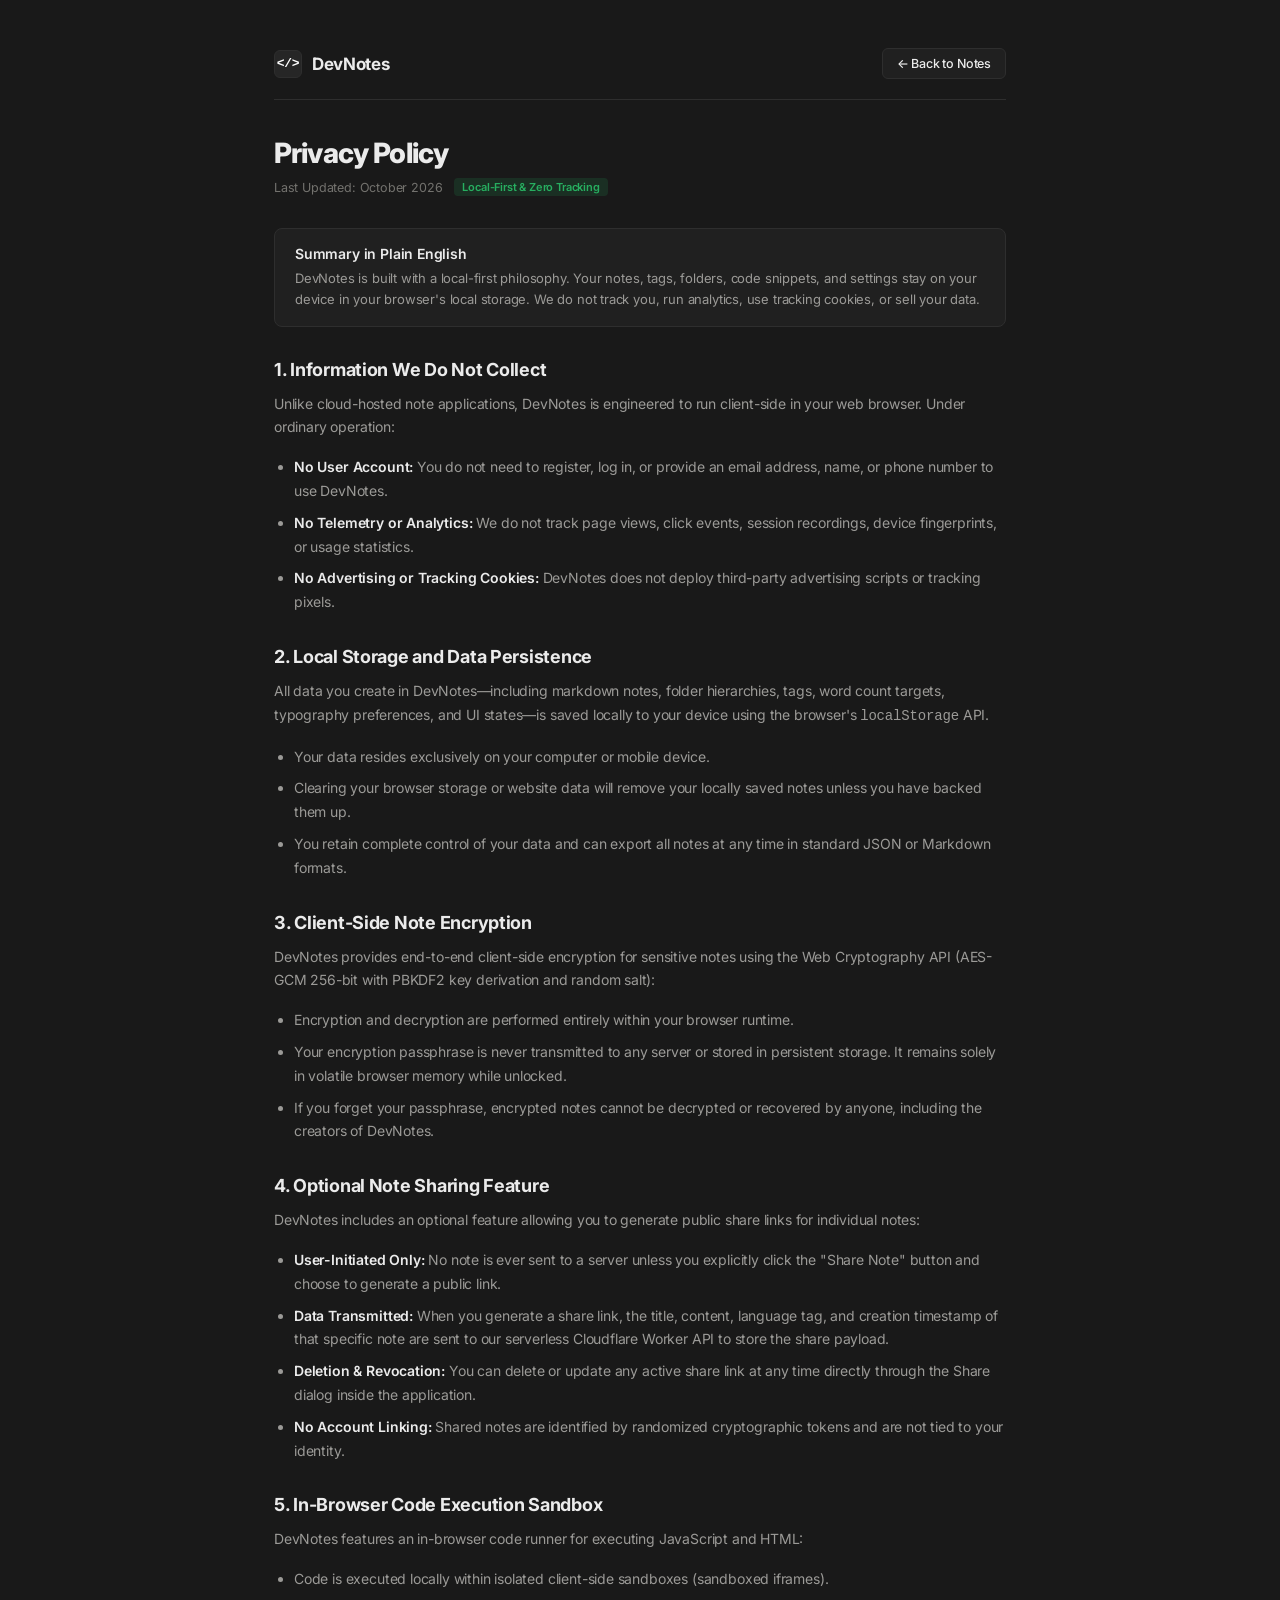
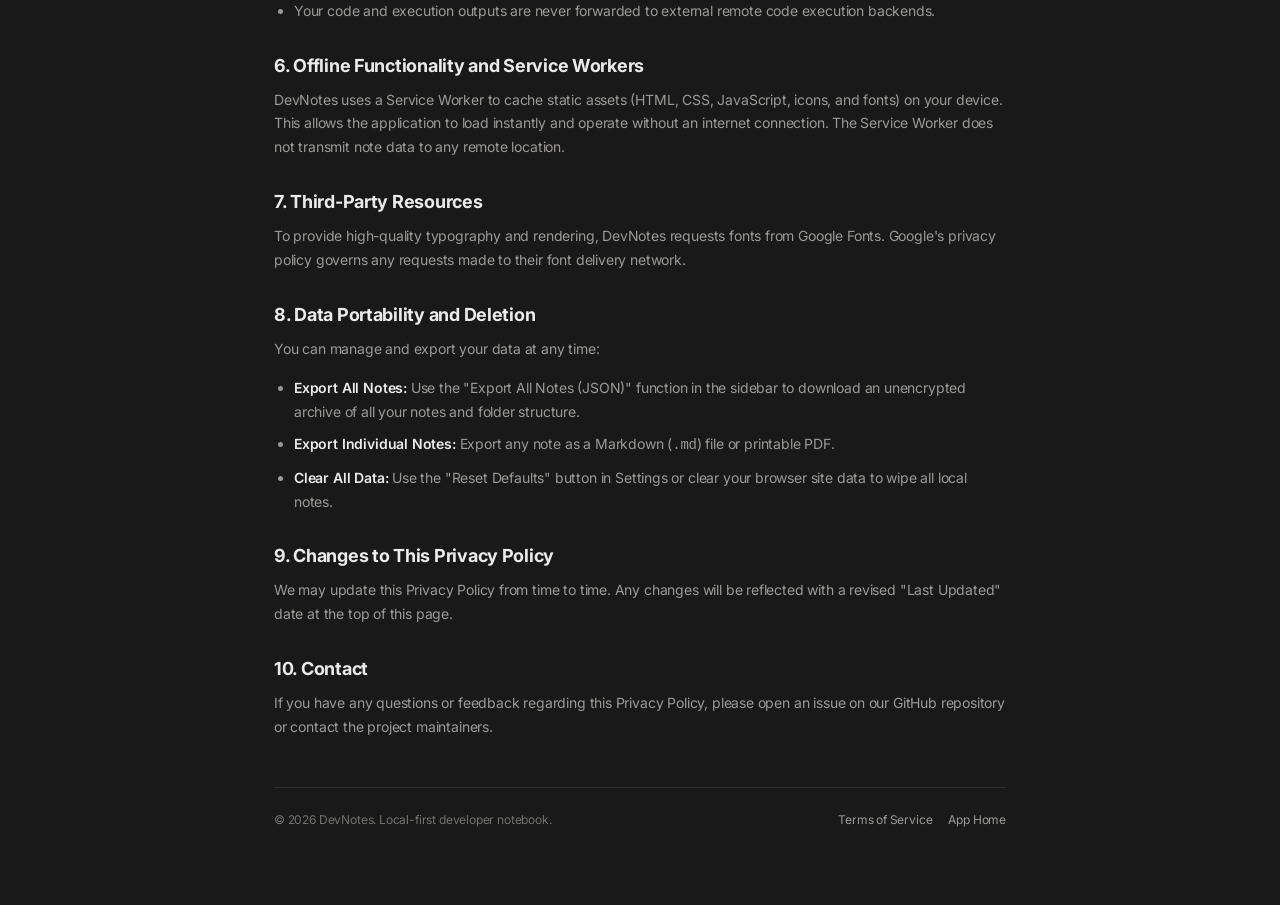
<file: privacy/index.html>
<!DOCTYPE html>
<html lang="en">
<head>
<meta charset="UTF-8">
<meta name="viewport" content="width=device-width, initial-scale=1.0">
<title>Privacy Policy — DevNotes</title>
<meta name="description" content="Privacy Policy for DevNotes, a local-first developer notebook.">
<link rel="preconnect" href="https://fonts.googleapis.com">
<link rel="preconnect" href="https://fonts.gstatic.com" crossorigin>
<link href="https://fonts.googleapis.com/css2?family=Inter:ital,opsz,wght@0,14..32,100..900;1,14..32,100..900&family=Source+Code+Pro:ital,wght@0,400;0,500;0,600;0,700;1,400&display=swap" rel="stylesheet">
<link rel="icon" href="data:image/svg+xml,%3Csvg xmlns='http://www.w3.org/2000/svg' viewBox='0 0 100 100'%3E%3Crect width='100' height='100' rx='22' fill='%23191919' stroke='%232f2f2f' stroke-width='4'/%3E%3Ctext x='50' y='68' font-size='46' font-weight='bold' fill='%23e6e6e5' text-anchor='middle' font-family='monospace'%3E%26lt;/%26gt;%3C/text%3E%3C/svg%3E">
<link rel="stylesheet" href="/styles.css">
<script>
  (function() {
    try {
      const theme = localStorage.getItem('dn_theme') || 'dark';
      document.documentElement.setAttribute('data-theme', theme);
    } catch(e) {}
  })();
</script>
<style>
  html, body {
    height: auto !important;
    min-height: 100% !important;
    overflow: auto !important;
    overflow-y: auto !important;
    overflow-x: hidden !important;
  }
  body {
    background-color: var(--bg);
    color: var(--text);
    font-family: var(--font-primary, -apple-system, BlinkMacSystemFont, "Segoe UI", Roboto, sans-serif);
    margin: 0;
    padding: 0;
    min-height: 100vh !important;
    height: auto !important;
    display: block !important;
    overflow-y: auto !important;
  }
  .min-h-screen {
    min-height: 100vh !important;
    height: auto !important;
    max-height: none !important;
  }
  .legal-wrapper {
    max-width: 780px;
    width: 100%;
    margin: 0 auto;
    padding: 48px 24px 80px;
    box-sizing: border-box;
    min-height: 100vh !important;
    height: auto !important;
    overflow: visible !important;
  }
  .legal-topbar {
    display: flex;
    align-items: center;
    justify-content: space-between;
    margin-bottom: 36px;
    padding-bottom: 20px;
    border-bottom: 1px solid var(--border);
  }
  .legal-brand {
    display: flex;
    align-items: center;
    gap: 10px;
    text-decoration: none;
    color: var(--text);
    font-weight: 700;
    font-size: 17px;
    letter-spacing: -0.02em;
  }
  .legal-brand-badge {
    width: 28px;
    height: 28px;
    background: var(--bg3);
    border: 1px solid var(--border);
    border-radius: 6px;
    display: flex;
    align-items: center;
    justify-content: center;
    font-family: var(--mono, monospace);
    font-size: 13px;
    font-weight: bold;
    color: var(--brand);
  }
  .back-btn {
    display: inline-flex;
    align-items: center;
    gap: 6px;
    padding: 7px 14px;
    border-radius: 6px;
    background: var(--bg2);
    border: 1px solid var(--border);
    color: var(--text);
    text-decoration: none;
    font-size: 12.5px;
    font-weight: 500;
    transition: background 0.15s, border-color 0.15s;
  }
  .back-btn:hover {
    background: var(--bg3);
    border-color: var(--border-subtle);
  }
  .legal-title-wrap {
    margin-bottom: 32px;
  }
  .legal-title {
    font-size: 28px;
    font-weight: 800;
    letter-spacing: -0.03em;
    margin: 0 0 8px;
    color: var(--text);
  }
  .legal-meta {
    font-size: 12.5px;
    color: var(--text3);
    display: flex;
    align-items: center;
    gap: 12px;
  }
  .legal-badge {
    display: inline-flex;
    align-items: center;
    padding: 2px 8px;
    background: var(--green-light);
    color: var(--green);
    border-radius: 4px;
    font-size: 11px;
    font-weight: 600;
  }
  .legal-content h2 {
    font-size: 18px;
    font-weight: 700;
    margin: 32px 0 12px;
    color: var(--text);
    letter-spacing: -0.015em;
  }
  .legal-content p {
    font-size: 14px;
    line-height: 1.7;
    color: var(--text2);
    margin: 0 0 16px;
  }
  .legal-content ul {
    margin: 0 0 20px 20px;
    padding: 0;
    color: var(--text2);
    font-size: 14px;
    line-height: 1.7;
  }
  .legal-content li {
    margin-bottom: 8px;
  }
  .legal-content strong {
    color: var(--text);
    font-weight: 600;
  }
  .legal-content a {
    color: var(--btn-primary-bg);
    text-decoration: none;
  }
  .legal-content a:hover {
    text-decoration: underline;
  }
  .highlight-card {
    background: var(--bg2);
    border: 1px solid var(--border);
    border-radius: 8px;
    padding: 16px 20px;
    margin: 24px 0;
  }
  .highlight-card h3 {
    font-size: 14px;
    font-weight: 600;
    margin: 0 0 6px;
    color: var(--text);
  }
  .highlight-card p {
    font-size: 13px;
    line-height: 1.6;
    margin: 0;
    color: var(--text2);
  }
  .legal-footer {
    margin-top: 48px;
    padding-top: 24px;
    border-top: 1px solid var(--border);
    display: flex;
    align-items: center;
    justify-content: space-between;
    font-size: 12px;
    color: var(--text3);
    flex-wrap: wrap;
    gap: 12px;
  }
  .legal-footer a {
    color: var(--text2);
    text-decoration: none;
  }
  .legal-footer a:hover {
    color: var(--text);
    text-decoration: underline;
  }
</style>
</head>
<body class="dark min-h-screen">
  <div class="legal-wrapper min-h-screen">
    <header class="legal-topbar">
      <a href="/" class="legal-brand" title="Back to DevNotes">
        <div class="legal-brand-badge">&lt;/&gt;</div>
        <span>DevNotes</span>
      </a>
      <a href="/" class="back-btn">
        <span>← Back to Notes</span>
      </a>
    </header>

    <div class="legal-title-wrap">
      <h1 class="legal-title">Privacy Policy</h1>
      <div class="legal-meta">
        <span>Last Updated: October 2026</span>
        <span class="legal-badge">Local-First &amp; Zero Tracking</span>
      </div>
    </div>

    <main class="legal-content">
      <div class="highlight-card">
        <h3>Summary in Plain English</h3>
        <p>DevNotes is built with a local-first philosophy. Your notes, tags, folders, code snippets, and settings stay on your device in your browser's local storage. We do not track you, run analytics, use tracking cookies, or sell your data.</p>
      </div>

      <h2>1. Information We Do Not Collect</h2>
      <p>Unlike cloud-hosted note applications, DevNotes is engineered to run client-side in your web browser. Under ordinary operation:</p>
      <ul>
        <li><strong>No User Account:</strong> You do not need to register, log in, or provide an email address, name, or phone number to use DevNotes.</li>
        <li><strong>No Telemetry or Analytics:</strong> We do not track page views, click events, session recordings, device fingerprints, or usage statistics.</li>
        <li><strong>No Advertising or Tracking Cookies:</strong> DevNotes does not deploy third-party advertising scripts or tracking pixels.</li>
      </ul>

      <h2>2. Local Storage and Data Persistence</h2>
      <p>All data you create in DevNotes—including markdown notes, folder hierarchies, tags, word count targets, typography preferences, and UI states—is saved locally to your device using the browser's <code>localStorage</code> API.</p>
      <ul>
        <li>Your data resides exclusively on your computer or mobile device.</li>
        <li>Clearing your browser storage or website data will remove your locally saved notes unless you have backed them up.</li>
        <li>You retain complete control of your data and can export all notes at any time in standard JSON or Markdown formats.</li>
      </ul>

      <h2>3. Client-Side Note Encryption</h2>
      <p>DevNotes provides end-to-end client-side encryption for sensitive notes using the Web Cryptography API (AES-GCM 256-bit with PBKDF2 key derivation and random salt):</p>
      <ul>
        <li>Encryption and decryption are performed entirely within your browser runtime.</li>
        <li>Your encryption passphrase is never transmitted to any server or stored in persistent storage. It remains solely in volatile browser memory while unlocked.</li>
        <li>If you forget your passphrase, encrypted notes cannot be decrypted or recovered by anyone, including the creators of DevNotes.</li>
      </ul>

      <h2>4. Optional Note Sharing Feature</h2>
      <p>DevNotes includes an optional feature allowing you to generate public share links for individual notes:</p>
      <ul>
        <li><strong>User-Initiated Only:</strong> No note is ever sent to a server unless you explicitly click the "Share Note" button and choose to generate a public link.</li>
        <li><strong>Data Transmitted:</strong> When you generate a share link, the title, content, language tag, and creation timestamp of that specific note are sent to our serverless Cloudflare Worker API to store the share payload.</li>
        <li><strong>Deletion &amp; Revocation:</strong> You can delete or update any active share link at any time directly through the Share dialog inside the application.</li>
        <li><strong>No Account Linking:</strong> Shared notes are identified by randomized cryptographic tokens and are not tied to your identity.</li>
      </ul>

      <h2>5. In-Browser Code Execution Sandbox</h2>
      <p>DevNotes features an in-browser code runner for executing JavaScript and HTML:</p>
      <ul>
        <li>Code is executed locally within isolated client-side sandboxes (sandboxed iframes).</li>
        <li>Your code and execution outputs are never forwarded to external remote code execution backends.</li>
      </ul>

      <h2>6. Offline Functionality and Service Workers</h2>
      <p>DevNotes uses a Service Worker to cache static assets (HTML, CSS, JavaScript, icons, and fonts) on your device. This allows the application to load instantly and operate without an internet connection. The Service Worker does not transmit note data to any remote location.</p>

      <h2>7. Third-Party Resources</h2>
      <p>To provide high-quality typography and rendering, DevNotes requests fonts from Google Fonts. Google's privacy policy governs any requests made to their font delivery network.</p>

      <h2>8. Data Portability and Deletion</h2>
      <p>You can manage and export your data at any time:</p>
      <ul>
        <li><strong>Export All Notes:</strong> Use the "Export All Notes (JSON)" function in the sidebar to download an unencrypted archive of all your notes and folder structure.</li>
        <li><strong>Export Individual Notes:</strong> Export any note as a Markdown (<code>.md</code>) file or printable PDF.</li>
        <li><strong>Clear All Data:</strong> Use the "Reset Defaults" button in Settings or clear your browser site data to wipe all local notes.</li>
      </ul>

      <h2>9. Changes to This Privacy Policy</h2>
      <p>We may update this Privacy Policy from time to time. Any changes will be reflected with a revised "Last Updated" date at the top of this page.</p>

      <h2>10. Contact</h2>
      <p>If you have any questions or feedback regarding this Privacy Policy, please open an issue on our GitHub repository or contact the project maintainers.</p>
    </main>

    <footer class="legal-footer">
      <div>&copy; 2026 DevNotes. Local-first developer notebook.</div>
      <div style="display:flex;gap:16px">
        <a href="/terms">Terms of Service</a>
        <a href="/">App Home</a>
      </div>
    </footer>
  </div>
</body>
</html>
</file>
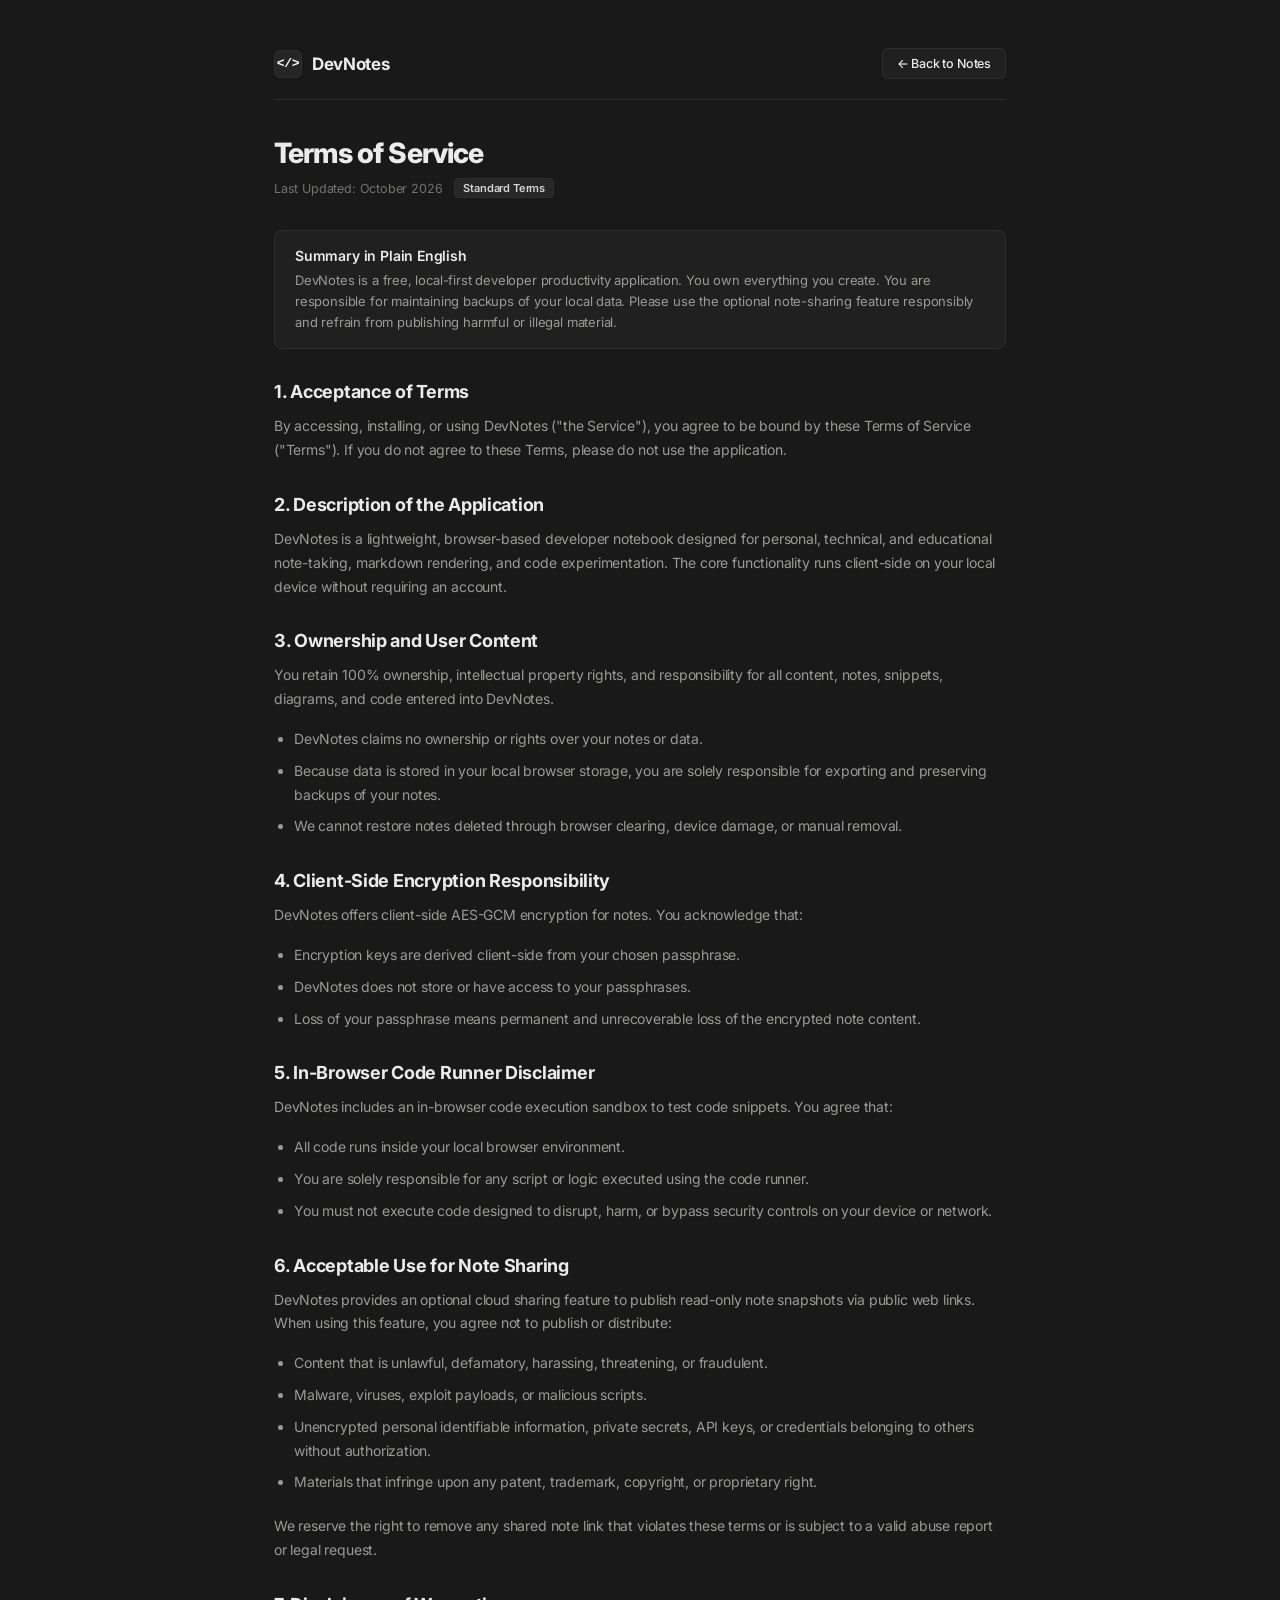
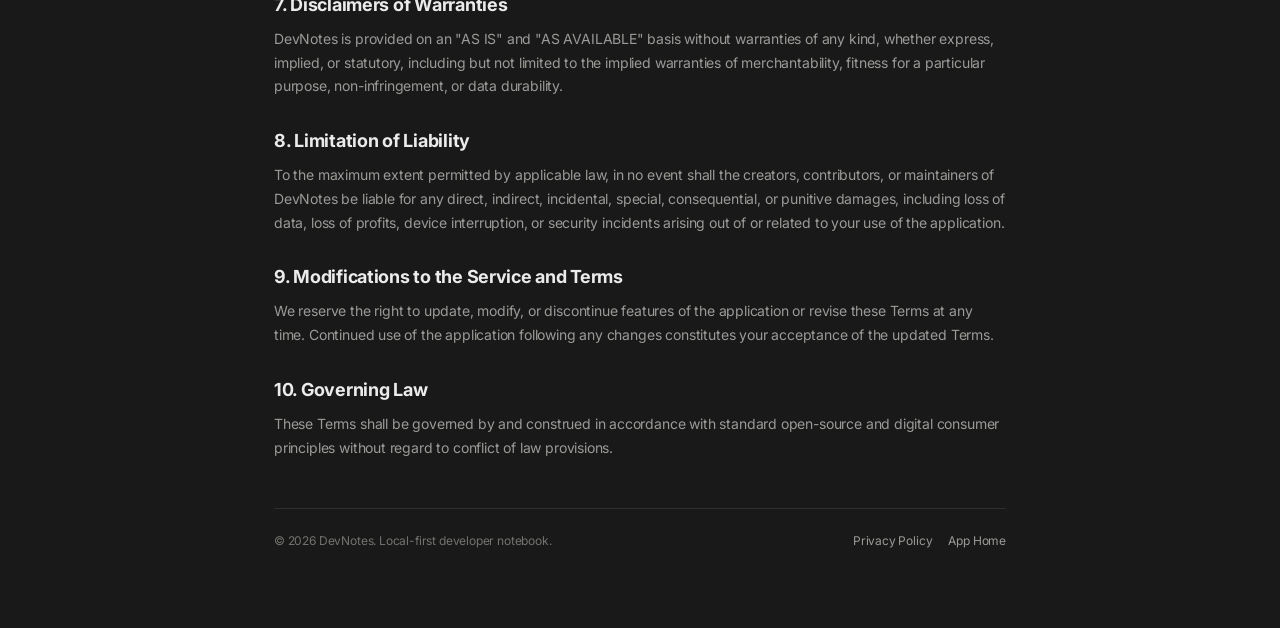
<file: terms/index.html>
<!DOCTYPE html>
<html lang="en">
<head>
<meta charset="UTF-8">
<meta name="viewport" content="width=device-width, initial-scale=1.0">
<title>Terms of Service — DevNotes</title>
<meta name="description" content="Terms of Service for DevNotes, a local-first developer notebook.">
<link rel="preconnect" href="https://fonts.googleapis.com">
<link rel="preconnect" href="https://fonts.gstatic.com" crossorigin>
<link href="https://fonts.googleapis.com/css2?family=Inter:ital,opsz,wght@0,14..32,100..900;1,14..32,100..900&family=Source+Code+Pro:ital,wght@0,400;0,500;0,600;0,700;1,400&display=swap" rel="stylesheet">
<link rel="icon" href="data:image/svg+xml,%3Csvg xmlns='http://www.w3.org/2000/svg' viewBox='0 0 100 100'%3E%3Crect width='100' height='100' rx='22' fill='%23191919' stroke='%232f2f2f' stroke-width='4'/%3E%3Ctext x='50' y='68' font-size='46' font-weight='bold' fill='%23e6e6e5' text-anchor='middle' font-family='monospace'%3E%26lt;/%26gt;%3C/text%3E%3C/svg%3E">
<link rel="stylesheet" href="/styles.css">
<script>
  (function() {
    try {
      const theme = localStorage.getItem('dn_theme') || 'dark';
      document.documentElement.setAttribute('data-theme', theme);
    } catch(e) {}
  })();
</script>
<style>
  html, body {
    height: auto !important;
    min-height: 100% !important;
    overflow: auto !important;
    overflow-y: auto !important;
    overflow-x: hidden !important;
  }
  body {
    background-color: var(--bg);
    color: var(--text);
    font-family: var(--font-primary, -apple-system, BlinkMacSystemFont, "Segoe UI", Roboto, sans-serif);
    margin: 0;
    padding: 0;
    min-height: 100vh !important;
    height: auto !important;
    display: block !important;
    overflow-y: auto !important;
  }
  .min-h-screen {
    min-height: 100vh !important;
    height: auto !important;
    max-height: none !important;
  }
  .legal-wrapper {
    max-width: 780px;
    width: 100%;
    margin: 0 auto;
    padding: 48px 24px 80px;
    box-sizing: border-box;
    min-height: 100vh !important;
    height: auto !important;
    overflow: visible !important;
  }
  .legal-topbar {
    display: flex;
    align-items: center;
    justify-content: space-between;
    margin-bottom: 36px;
    padding-bottom: 20px;
    border-bottom: 1px solid var(--border);
  }
  .legal-brand {
    display: flex;
    align-items: center;
    gap: 10px;
    text-decoration: none;
    color: var(--text);
    font-weight: 700;
    font-size: 17px;
    letter-spacing: -0.02em;
  }
  .legal-brand-badge {
    width: 28px;
    height: 28px;
    background: var(--bg3);
    border: 1px solid var(--border);
    border-radius: 6px;
    display: flex;
    align-items: center;
    justify-content: center;
    font-family: var(--mono, monospace);
    font-size: 13px;
    font-weight: bold;
    color: var(--brand);
  }
  .back-btn {
    display: inline-flex;
    align-items: center;
    gap: 6px;
    padding: 7px 14px;
    border-radius: 6px;
    background: var(--bg2);
    border: 1px solid var(--border);
    color: var(--text);
    text-decoration: none;
    font-size: 12.5px;
    font-weight: 500;
    transition: background 0.15s, border-color 0.15s;
  }
  .back-btn:hover {
    background: var(--bg3);
    border-color: var(--border-subtle);
  }
  .legal-title-wrap {
    margin-bottom: 32px;
  }
  .legal-title {
    font-size: 28px;
    font-weight: 800;
    letter-spacing: -0.03em;
    margin: 0 0 8px;
    color: var(--text);
  }
  .legal-meta {
    font-size: 12.5px;
    color: var(--text3);
    display: flex;
    align-items: center;
    gap: 12px;
  }
  .legal-badge {
    display: inline-flex;
    align-items: center;
    padding: 2px 8px;
    background: var(--brand-light);
    color: var(--brand2);
    border: 1px solid var(--border);
    border-radius: 4px;
    font-size: 11px;
    font-weight: 600;
  }
  .legal-content h2 {
    font-size: 18px;
    font-weight: 700;
    margin: 32px 0 12px;
    color: var(--text);
    letter-spacing: -0.015em;
  }
  .legal-content p {
    font-size: 14px;
    line-height: 1.7;
    color: var(--text2);
    margin: 0 0 16px;
  }
  .legal-content ul {
    margin: 0 0 20px 20px;
    padding: 0;
    color: var(--text2);
    font-size: 14px;
    line-height: 1.7;
  }
  .legal-content li {
    margin-bottom: 8px;
  }
  .legal-content strong {
    color: var(--text);
    font-weight: 600;
  }
  .legal-content a {
    color: var(--btn-primary-bg);
    text-decoration: none;
  }
  .legal-content a:hover {
    text-decoration: underline;
  }
  .highlight-card {
    background: var(--bg2);
    border: 1px solid var(--border);
    border-radius: 8px;
    padding: 16px 20px;
    margin: 24px 0;
  }
  .highlight-card h3 {
    font-size: 14px;
    font-weight: 600;
    margin: 0 0 6px;
    color: var(--text);
  }
  .highlight-card p {
    font-size: 13px;
    line-height: 1.6;
    margin: 0;
    color: var(--text2);
  }
  .legal-footer {
    margin-top: 48px;
    padding-top: 24px;
    border-top: 1px solid var(--border);
    display: flex;
    align-items: center;
    justify-content: space-between;
    font-size: 12px;
    color: var(--text3);
    flex-wrap: wrap;
    gap: 12px;
  }
  .legal-footer a {
    color: var(--text2);
    text-decoration: none;
  }
  .legal-footer a:hover {
    color: var(--text);
    text-decoration: underline;
  }
</style>
</head>
<body class="dark min-h-screen">
  <div class="legal-wrapper min-h-screen">
    <header class="legal-topbar">
      <a href="/" class="legal-brand" title="Back to DevNotes">
        <div class="legal-brand-badge">&lt;/&gt;</div>
        <span>DevNotes</span>
      </a>
      <a href="/" class="back-btn">
        <span>← Back to Notes</span>
      </a>
    </header>

    <div class="legal-title-wrap">
      <h1 class="legal-title">Terms of Service</h1>
      <div class="legal-meta">
        <span>Last Updated: October 2026</span>
        <span class="legal-badge">Standard Terms</span>
      </div>
    </div>

    <main class="legal-content">
      <div class="highlight-card">
        <h3>Summary in Plain English</h3>
        <p>DevNotes is a free, local-first developer productivity application. You own everything you create. You are responsible for maintaining backups of your local data. Please use the optional note-sharing feature responsibly and refrain from publishing harmful or illegal material.</p>
      </div>

      <h2>1. Acceptance of Terms</h2>
      <p>By accessing, installing, or using DevNotes ("the Service"), you agree to be bound by these Terms of Service ("Terms"). If you do not agree to these Terms, please do not use the application.</p>

      <h2>2. Description of the Application</h2>
      <p>DevNotes is a lightweight, browser-based developer notebook designed for personal, technical, and educational note-taking, markdown rendering, and code experimentation. The core functionality runs client-side on your local device without requiring an account.</p>

      <h2>3. Ownership and User Content</h2>
      <p>You retain 100% ownership, intellectual property rights, and responsibility for all content, notes, snippets, diagrams, and code entered into DevNotes.</p>
      <ul>
        <li>DevNotes claims no ownership or rights over your notes or data.</li>
        <li>Because data is stored in your local browser storage, you are solely responsible for exporting and preserving backups of your notes.</li>
        <li>We cannot restore notes deleted through browser clearing, device damage, or manual removal.</li>
      </ul>

      <h2>4. Client-Side Encryption Responsibility</h2>
      <p>DevNotes offers client-side AES-GCM encryption for notes. You acknowledge that:</p>
      <ul>
        <li>Encryption keys are derived client-side from your chosen passphrase.</li>
        <li>DevNotes does not store or have access to your passphrases.</li>
        <li>Loss of your passphrase means permanent and unrecoverable loss of the encrypted note content.</li>
      </ul>

      <h2>5. In-Browser Code Runner Disclaimer</h2>
      <p>DevNotes includes an in-browser code execution sandbox to test code snippets. You agree that:</p>
      <ul>
        <li>All code runs inside your local browser environment.</li>
        <li>You are solely responsible for any script or logic executed using the code runner.</li>
        <li>You must not execute code designed to disrupt, harm, or bypass security controls on your device or network.</li>
      </ul>

      <h2>6. Acceptable Use for Note Sharing</h2>
      <p>DevNotes provides an optional cloud sharing feature to publish read-only note snapshots via public web links. When using this feature, you agree not to publish or distribute:</p>
      <ul>
        <li>Content that is unlawful, defamatory, harassing, threatening, or fraudulent.</li>
        <li>Malware, viruses, exploit payloads, or malicious scripts.</li>
        <li>Unencrypted personal identifiable information, private secrets, API keys, or credentials belonging to others without authorization.</li>
        <li>Materials that infringe upon any patent, trademark, copyright, or proprietary right.</li>
      </ul>
      <p>We reserve the right to remove any shared note link that violates these terms or is subject to a valid abuse report or legal request.</p>

      <h2>7. Disclaimers of Warranties</h2>
      <p>DevNotes is provided on an "AS IS" and "AS AVAILABLE" basis without warranties of any kind, whether express, implied, or statutory, including but not limited to the implied warranties of merchantability, fitness for a particular purpose, non-infringement, or data durability.</p>

      <h2>8. Limitation of Liability</h2>
      <p>To the maximum extent permitted by applicable law, in no event shall the creators, contributors, or maintainers of DevNotes be liable for any direct, indirect, incidental, special, consequential, or punitive damages, including loss of data, loss of profits, device interruption, or security incidents arising out of or related to your use of the application.</p>

      <h2>9. Modifications to the Service and Terms</h2>
      <p>We reserve the right to update, modify, or discontinue features of the application or revise these Terms at any time. Continued use of the application following any changes constitutes your acceptance of the updated Terms.</p>

      <h2>10. Governing Law</h2>
      <p>These Terms shall be governed by and construed in accordance with standard open-source and digital consumer principles without regard to conflict of law provisions.</p>
    </main>

    <footer class="legal-footer">
      <div>&copy; 2026 DevNotes. Local-first developer notebook.</div>
      <div style="display:flex;gap:16px">
        <a href="/privacy">Privacy Policy</a>
        <a href="/">App Home</a>
      </div>
    </footer>
  </div>
</body>
</html>
</file>
<file: styles.css>
*{margin:0;padding:0;box-sizing:border-box}
:root {
  /* Notion-calibrated Dark Palette */
  --bg:#191919;
  --bg2:#202020;
  --bg3:#262626;
  --sidebar-bg:#191919;
  --sidebar-hover:rgba(255,255,255,0.055);
  --sidebar-active:rgba(255,255,255,0.08);
  --text:#ebebeb;
  --text2:#9b9a97;
  --text3:#73726e;
  --border:#2e2e2e;
  --border-subtle:rgba(255,255,255,0.07);
  --brand:#ffffff;
  --brand2:#d4d4d4;
  --brand-light:rgba(255,255,255,0.06);
  --btn-primary-bg:#2383e2;
  --btn-primary-text:#ffffff;
  --btn-primary-hover:#1d6fc2;
  --scroll-track:transparent;
  --scroll-thumb:rgba(255,255,255,0.18);
  --scroll-thumb-hover:rgba(255,255,255,0.3);
  --red:#eb5757;
  --red-light:rgba(235,87,87,0.15);
  --green:#27ae60;
  --green-light:rgba(39,174,96,0.15);
  --yellow:#d9730d;
  --yellow-light:rgba(217,115,13,0.15);
  --shadow:0 1px 2px rgba(0,0,0,0.25);
  --shadow2:0 8px 24px rgba(0,0,0,0.45);
  --radius:6px;
  --font-primary:'Inter',ui-sans-serif,-apple-system,BlinkMacSystemFont,"Segoe UI",Helvetica,"Apple Color Emoji",Arial,sans-serif,"Segoe UI Emoji","Segoe UI Symbol";
  --mono:ui-monospace,SFMono-Regular,"SF Mono",Menlo,Consolas,"Liberation Mono","Source Code Pro",monospace;
  --font-serif:Lyon-Text,Georgia,"Source Serif 4",ui-serif,serif;
}

html[data-theme="light"], :root.light, [data-theme="light"] {
  /* Notion-calibrated Light Palette */
  --bg:#ffffff;
  --bg2:#f7f6f3;
  --bg3:#efede9;
  --sidebar-bg:#f7f6f3;
  --sidebar-hover:rgba(55,53,47,0.06);
  --sidebar-active:rgba(55,53,47,0.09);
  --text:#37352f;
  --text2:#787774;
  --text3:#9b9a97;
  --border:#e9e8e5;
  --border-subtle:rgba(55,53,47,0.08);
  --brand:#37352f;
  --brand2:#2e2d29;
  --brand-light:rgba(55,53,47,0.05);
  --btn-primary-bg:#2383e2;
  --btn-primary-text:#ffffff;
  --btn-primary-hover:#1d6fc2;
  --scroll-track:transparent;
  --scroll-thumb:rgba(55,53,47,0.16);
  --scroll-thumb-hover:rgba(55,53,47,0.28);
  --shadow:0 1px 2px rgba(15,15,15,0.04);
  --shadow2:0 8px 24px rgba(15,15,15,0.08);
}

html[data-theme="nord"], [data-theme="nord"] {
  --bg:#2e3440;--bg2:#353b49;--bg3:#3b4252;
  --sidebar-bg:#292e39;--sidebar-hover:rgba(255,255,255,0.06);--sidebar-active:rgba(255,255,255,0.1);
  --text:#eceff4;--text2:#d8dee9;--text3:#88c0d0;--border:#434c5e;--border-subtle:rgba(255,255,255,0.06);
  --brand:#88c0d0;--brand2:#81a1c1;--brand-light:rgba(136,192,208,.12);
  --btn-primary-bg:#88c0d0;--btn-primary-text:#2e3440;--btn-primary-hover:#81a1c1;
  --scroll-track:transparent;--scroll-thumb:#4c566a;--scroll-thumb-hover:#88c0d0;
}

html[data-theme="catppuccin"], [data-theme="catppuccin"] {
  --bg:#1e1e2e;--bg2:#181825;--bg3:#252538;
  --sidebar-bg:#181825;--sidebar-hover:rgba(255,255,255,0.06);--sidebar-active:rgba(255,255,255,0.1);
  --text:#cdd6f4;--text2:#a6adc8;--text3:#9399b2;--border:#313244;--border-subtle:rgba(255,255,255,0.06);
  --brand:#cba6f7;--brand2:#b4befe;--brand-light:rgba(203,166,247,.12);
  --btn-primary-bg:#cba6f7;--btn-primary-text:#1e1e2e;--btn-primary-hover:#b4befe;
  --scroll-track:transparent;--scroll-thumb:#45475a;--scroll-thumb-hover:#cba6f7;
}
html,body,input,textarea,select,button{
  font-family:var(--font-primary);
  -webkit-font-smoothing:antialiased;
  -moz-osx-font-smoothing:grayscale;
  text-rendering:optimizeLegibility;
  font-feature-settings:"liga" 1, "calt" 1;
}
body{background:var(--bg);color:var(--text);height:100vh;display:flex;overflow:hidden;letter-spacing:-0.011em}

/* GLOBAL SCROLLBARS */
::-webkit-scrollbar{width:6px;height:6px}
::-webkit-scrollbar-track{background:var(--scroll-track)}
::-webkit-scrollbar-thumb{background:var(--scroll-thumb);border-radius:4px}
::-webkit-scrollbar-thumb:hover{background:var(--scroll-thumb-hover)}
*{scrollbar-width:thin;scrollbar-color:var(--scroll-thumb) var(--scroll-track)}

/* NOTION-LIKE SIDEBAR */
.sidebar{width:252px;background:var(--sidebar-bg);border-right:1px solid var(--border);display:flex;flex-direction:column;flex-shrink:0;transition:width 0.2s cubic-bezier(0.2, 0, 0, 1), transform 0.2s ease;position:relative;z-index:100;user-select:none}
.sidebar-header{padding:10px 12px 8px;border-bottom:1px solid transparent;display:flex;align-items:center;justify-content:space-between;gap:6px;min-height:48px;box-sizing:border-box}
.logo-area{display:flex;align-items:center;gap:8px;cursor:pointer;flex:1;min-width:0;overflow:hidden;border-radius:6px;padding:4px 6px;margin:-4px -6px;transition:background 0.12s ease}
.logo-area:hover{background:var(--sidebar-hover)}
.logo{width:24px;height:24px;background:var(--bg2);border:1px solid var(--border);border-radius:5px;display:flex;align-items:center;justify-content:center;color:var(--text);font-weight:700;font-size:10px;font-family:var(--mono);flex-shrink:0;letter-spacing:-0.5px;box-shadow:var(--shadow)}
.logo-text{flex:1;min-width:0;white-space:nowrap;overflow:hidden}
.logo-text h1{font-size:13.5px;font-weight:600;letter-spacing:-0.02em;color:var(--text);line-height:1.2}
.logo-text p{font-size:10px;color:var(--text3);letter-spacing:0;margin-top:1px;font-weight:400}
.sidebar-collapse-btn{width:26px;height:26px;border-radius:5px;border:none;background:none;color:var(--text3);cursor:pointer;display:flex;align-items:center;justify-content:center;flex-shrink:0;transition:all 0.12s ease;opacity:0.75}
.sidebar-collapse-btn:hover{background:var(--sidebar-hover);color:var(--text);opacity:1}

.sidebar-section{padding:4px 8px}
.sidebar-section-title{font-size:11px;font-weight:600;color:var(--text3);letter-spacing:0.02em;padding:8px 8px 4px;display:flex;align-items:center;justify-content:space-between;text-transform:none}
.sidebar-section-title button{background:none;border:none;color:var(--text3);cursor:pointer;font-size:12px;padding:2px 4px;border-radius:4px;display:inline-flex;align-items:center;justify-content:center;transition:all .12s}
.sidebar-section-title button:hover{color:var(--text);background:var(--sidebar-hover)}
.sb{width:100%;display:flex;align-items:center;gap:8px;padding:5px 8px;border:none;background:none;border-radius:5px;cursor:pointer;font-size:13px;font-weight:400;color:var(--text2);text-align:left;transition:background .12s ease, color .12s ease;box-sizing:border-box;margin-bottom:1px}
.sb:hover{background:var(--sidebar-hover);color:var(--text)}
.sb.active{background:var(--sidebar-active);color:var(--text);font-weight:500}
.sb .ico{font-size:14px;width:18px;text-align:center;flex-shrink:0;display:flex;align-items:center;justify-content:center;opacity:0.8}
.sb:hover .ico, .sb.active .ico{opacity:1}
.sb .sb-label{flex:1;overflow:hidden;text-overflow:ellipsis;white-space:nowrap;letter-spacing:-0.01em}
.sb .cnt{margin-left:auto;font-size:10.5px;color:var(--text3);background:transparent;padding:1px 4px;border-radius:4px;border:none;font-weight:500}
.sidebar-scroll{flex:1;overflow-y:auto;scrollbar-width:thin;padding:2px 0}

/* Folders (Notion Page Tree style) */
.folder-item{display:flex;align-items:center;gap:4px;padding:4px 8px 4px 6px;border-radius:5px;cursor:pointer;font-size:13px;font-weight:400;color:var(--text2);transition:background .1s ease, color .1s ease;margin-left:var(--depth,0);margin-bottom:1px}
.folder-item:hover{background:var(--sidebar-hover);color:var(--text)}
.folder-item.active{background:var(--sidebar-active);color:var(--text);font-weight:500}
.folder-item .f-toggle{width:16px;height:16px;display:flex;align-items:center;justify-content:center;font-size:10px;color:var(--text3);flex-shrink:0;cursor:pointer;border-radius:3px;transition:all 0.12s ease}
.folder-item .f-toggle:hover{background:var(--sidebar-hover);color:var(--text)}
.folder-item .f-toggle svg{width:11px;height:11px;stroke-width:2.2;transition:transform 0.15s ease}
.folder-item .f-toggle.open svg{transform:rotate(90deg)}
.folder-item .f-icon{font-size:13px;flex-shrink:0;opacity:0.8;display:flex;align-items:center;justify-content:center}
.folder-item .f-name{flex:1;overflow:hidden;text-overflow:ellipsis;white-space:nowrap;letter-spacing:-0.01em}
.folder-item .f-cnt{font-size:10.5px;color:var(--text3);margin-right:2px}
.folder-item .f-actions{display:none;gap:2px}
.folder-item:hover .f-actions{display:flex}
.folder-item .f-actions button{background:none;border:none;font-size:11px;cursor:pointer;padding:2px 3px;border-radius:4px;color:var(--text3);display:flex;align-items:center;justify-content:center}
.folder-item .f-actions button:hover{color:var(--text);background:var(--sidebar-hover)}

.sidebar-bottom-actions{padding:8px 10px 8px;border-top:1px solid var(--border-subtle);background:var(--sidebar-bg)}
.new-btn{padding:6px 10px;display:flex;align-items:center;justify-content:center;gap:6px;border:none;border-radius:5px;font-size:12px;font-weight:500;cursor:pointer;transition:all .12s}
.new-btn.primary{background:var(--btn-primary-bg);color:var(--btn-primary-text);font-weight:600;box-shadow:var(--shadow)}
.new-btn.primary:hover{background:var(--btn-primary-hover)}
.new-btn.secondary{background:transparent;color:var(--text2);border:1px solid var(--border-subtle)}
.new-btn.secondary:hover{background:var(--sidebar-hover);color:var(--text);border-color:var(--border)}

/* COLLAPSED SIDEBAR (Desktop) */
.sidebar.collapsed{width:56px}
.sidebar.collapsed .logo-text{display:none}
.sidebar.collapsed .sidebar-header{padding:8px 4px 6px;display:flex;flex-direction:column;align-items:center;justify-content:center;gap:4px}
.sidebar.collapsed .logo-area{display:none}
.sidebar.collapsed .sidebar-collapse-btn{display:flex!important;width:34px;height:34px;border-radius:6px;align-items:center;justify-content:center;background:var(--sidebar-hover);color:var(--text);opacity:0.95}
.sidebar.collapsed .sidebar-collapse-btn:hover{background:var(--sidebar-active);color:var(--brand);opacity:1}
.sidebar.collapsed .sidebar-section{padding:4px 4px;display:flex;flex-direction:column;align-items:center}
.sidebar.collapsed .sidebar-section-title{display:none}
.sidebar.collapsed .sb{width:40px;height:36px;padding:0;justify-content:center;margin-bottom:2px;border-radius:6px}
.sidebar.collapsed .sb .sb-label,
.sidebar.collapsed .sb .cnt{display:none}
.sidebar.collapsed .sb .ico{width:auto}
.sidebar.collapsed .sb .ico .ic{width:17px;height:17px}
.sidebar.collapsed .sb.active{box-shadow:none;background:var(--sidebar-active);color:var(--brand)}
.sidebar.collapsed .sidebar-scroll{display:none}
.sidebar .collapsed-quick-nav{display:none}
.sidebar.collapsed .collapsed-quick-nav{display:flex;flex-direction:column;align-items:center;gap:2px;padding:4px;border-top:1px solid var(--border-subtle);margin-top:2px}
.sidebar.collapsed .sidebar-bottom-actions{padding:8px 4px;display:flex;flex-direction:column;align-items:center;gap:3px}
.sidebar.collapsed .sidebar-bottom-actions .new-btn.primary{width:40px;height:40px;padding:0;border-radius:8px;margin-bottom:4px!important}
.sidebar.collapsed .sidebar-bottom-actions .new-btn.primary span{display:none}
.sidebar.collapsed .sidebar-bottom-actions .new-btn.primary .ic{width:18px;height:18px}
.sidebar.collapsed .bottom-grid{display:flex!important;flex-direction:column!important;align-items:center;gap:3px!important;width:100%}
.sidebar.collapsed .bottom-grid .new-btn.secondary{width:38px;height:30px;padding:0;justify-content:center}
.sidebar.collapsed .bottom-grid .new-btn.secondary span{display:none}
.sidebar.collapsed .bottom-grid .new-btn.secondary .ic{width:14px;height:14px}

/* MAIN */
.main{flex:1;display:flex;flex-direction:column;overflow:hidden;position:relative}
.topbar{padding:8px 16px;border-bottom:1px solid var(--border);display:flex;align-items:center;gap:10px;background:var(--bg)}
.breadcrumb{display:flex;align-items:center;gap:3px;font-size:12px;color:var(--text3);flex-shrink:0}
.breadcrumb span{cursor:pointer;padding:2px 5px;border-radius:4px;transition:background .12s, color .12s}
.breadcrumb span:hover{background:var(--sidebar-hover);color:var(--text)}
.breadcrumb .current{color:var(--text);font-weight:500}
.search-box{flex:1;max-width:320px;position:relative}
.search-box input{width:100%;padding:6px 10px 6px 30px;border:1px solid var(--border);border-radius:6px;font-size:12px;background:var(--bg2);color:var(--text);outline:none;transition:border-color .12s, box-shadow .12s}
.search-box input:focus{border-color:var(--text3);background:var(--bg)}
.search-box svg{position:absolute;left:9px;top:50%;transform:translateY(-50%);color:var(--text3);width:14px;height:14px}
.search-box input:focus{border-color:var(--brand);background:var(--bg2)}
.search-box svg{position:absolute;left:9px;top:50%;transform:translateY(-50%);color:var(--text3);width:14px;height:14px}
.topbar-actions{display:flex;align-items:center;gap:3px;margin-left:auto}
.icon-btn{width:30px;height:30px;border:none;background:none;border-radius:6px;cursor:pointer;display:flex;align-items:center;justify-content:center;color:var(--text2);font-size:14px}
.icon-btn:hover{background:var(--bg3);color:var(--text)}
.icon-btn.active{background:var(--brand-light);color:var(--brand)}
.sort-select{padding:5px 6px;border:1px solid var(--border);border-radius:6px;font-size:11px;background:var(--bg2);color:var(--text2);cursor:pointer}

/* Bulk action bar */
.bulk-bar{display:none;align-items:center;gap:10px;padding:8px 16px;background:var(--bg3);border-bottom:1px solid var(--border);color:var(--text);font-size:12px}
.bulk-bar.show{display:flex}
.bulk-bar .bulk-count{font-weight:600}
.bulk-bar button{background:var(--bg2);border:1px solid var(--border);color:var(--text);padding:5px 12px;border-radius:6px;font-size:11px;cursor:pointer;font-weight:500}
.bulk-bar button:hover{border-color:var(--text3);color:var(--text)}
.bulk-bar button.danger{background:var(--red-light);color:var(--red);border-color:transparent}
.bulk-bar .bulk-close{margin-left:auto;background:none;padding:5px;border:none;color:var(--text2)}

/* NOTES */
.notes-area{flex:1;overflow-y:auto;padding:16px;scrollbar-width:thin;scrollbar-color:var(--scroll-thumb) var(--bg)}
.notes-area::-webkit-scrollbar-track{background:var(--bg)}
.notes-grid{display:grid;grid-template-columns:repeat(auto-fill,minmax(260px,1fr));gap:12px}
.note-card{background:var(--bg2);border:1px solid var(--border);border-radius:10px;padding:14px;cursor:pointer;transition:all .15s;position:relative}
.note-card:hover{box-shadow:var(--shadow2);transform:translateY(-1px);border-color:var(--text3)}
.note-card.pinned{border-color:#3f3f46}
.note-card.selected{border-color:var(--text);box-shadow:0 0 0 1px var(--text)}
.note-card .select-check{position:absolute;top:10px;left:10px;width:18px;height:18px;border:1px solid var(--border);border-radius:4px;display:none;align-items:center;justify-content:center;background:var(--bg2);font-size:11px;color:var(--text)}
.bulk-mode .note-card .select-check{display:flex}
.note-card.selected .select-check{background:var(--text);border-color:var(--text);color:var(--bg)}
.note-card-header{display:flex;align-items:flex-start;gap:6px;margin-bottom:6px}
.note-card-lang{font-size:15px;flex-shrink:0}
.note-card-title{font-size:13px;font-weight:600;flex:1;overflow:hidden;text-overflow:ellipsis;white-space:nowrap}
.note-card-actions{display:flex;gap:1px;opacity:0}
.note-card:hover .note-card-actions{opacity:1}
.note-card-actions button{width:24px;height:24px;border:none;background:none;border-radius:5px;cursor:pointer;display:flex;align-items:center;justify-content:center;font-size:11px;color:var(--text3)}
.note-card-actions button:hover{background:var(--bg3);color:var(--text)}
.note-card-preview{font-size:11.5px;color:var(--text2);line-height:1.55;letter-spacing:-0.01em;margin-bottom:8px;display:-webkit-box;-webkit-line-clamp:3;-webkit-box-orient:vertical;overflow:hidden;font-family:var(--font-primary);white-space:pre-wrap}
.note-card-tags{display:flex;flex-wrap:wrap;gap:3px;margin-bottom:6px}
.tag{display:inline-flex;padding:2px 7px;border-radius:6px;font-size:9px;font-weight:500;background:var(--bg3);color:var(--text2);border:1px solid var(--border)}
.tag:hover{color:var(--text);border-color:var(--text3)}
.note-card-footer{display:flex;align-items:center;justify-content:space-between;font-size:9px;color:var(--text3)}
.note-card-badge{padding:2px 6px;border-radius:5px;font-size:9px;font-weight:500;background:var(--bg3);color:var(--text3);border:1px solid var(--border)}
.pin-badge{position:absolute;top:-5px;right:-5px;width:20px;height:20px;background:var(--bg3);border:1px solid var(--border);color:var(--text);border-radius:50%;display:flex;align-items:center;justify-content:center;font-size:9px;box-shadow:var(--shadow)}

.empty{display:flex;flex-direction:column;align-items:center;justify-content:center;height:100%;gap:12px;color:var(--text3)}
.empty-icon{font-size:44px;opacity:.3}
.empty h3{font-size:15px;font-weight:600;color:var(--text2)}
.empty p{font-size:12px;max-width:280px;text-align:center}
.empty-btn{padding:8px 20px;border:none;border-radius:8px;background:var(--btn-primary-bg);color:var(--btn-primary-text);font-size:12px;font-weight:700;cursor:pointer;margin-top:4px}
.empty-btn:hover{background:var(--btn-primary-hover)}

/* STATS PANEL */
.stats-wrap{position:absolute;inset:0;z-index:40;display:none;flex-direction:column;background:var(--bg);overflow-y:auto}
.stats-wrap.open{display:flex}
.stats-header{padding:12px 18px;border-bottom:1px solid var(--border);display:flex;align-items:center;justify-content:space-between;background:var(--bg2)}
.stats-header h2{font-size:15px;font-weight:700}
.stats-body{padding:18px;max-width:900px}
.stats-grid{display:grid;grid-template-columns:repeat(auto-fill,minmax(140px,1fr));gap:10px;margin-bottom:18px}
.stat-card{background:var(--bg2);border:1px solid var(--border);border-radius:10px;padding:14px}
.stat-card .stat-val{font-size:22px;font-weight:800;color:var(--brand);line-height:1.1}
.stat-card .stat-label{font-size:10px;color:var(--text3);margin-top:4px;font-weight:600;text-transform:uppercase;letter-spacing:.4px}
.stats-section{background:var(--bg2);border:1px solid var(--border);border-radius:10px;padding:14px;margin-bottom:12px}
.stats-section h3{font-size:12px;font-weight:700;margin-bottom:10px;color:var(--text2)}
.stats-bar-row{display:flex;align-items:center;gap:8px;margin-bottom:6px;font-size:11px}
.stats-bar-row .label{width:90px;overflow:hidden;text-overflow:ellipsis;white-space:nowrap;color:var(--text2);flex-shrink:0}
.stats-bar-row .bar-bg{flex:1;height:8px;background:var(--bg3);border-radius:4px;overflow:hidden}
.stats-bar-row .bar-fill{height:100%;background:var(--text);border-radius:4px}
.stats-bar-row .val{width:36px;text-align:right;color:var(--text3);flex-shrink:0}
.streak-row{display:flex;gap:4px;flex-wrap:wrap}
.streak-day{width:28px;height:28px;border-radius:6px;background:var(--bg3);display:flex;align-items:center;justify-content:center;font-size:9px;color:var(--text3)}
.streak-day.active{background:var(--text);color:var(--bg);font-weight:700}
.streak-day.today{box-shadow:0 0 0 2px var(--yellow)}

/* EDITOR */
.editor-wrap{position:absolute;inset:0;z-index:50;display:flex;flex-direction:column;background:var(--bg2);opacity:0;pointer-events:none;transition:opacity .15s}
.editor-wrap.open{opacity:1;pointer-events:all}
.editor-header{padding:6px 16px;border-bottom:1px solid var(--border);display:flex;align-items:center;gap:8px;background:var(--bg3)}
.editor-header-actions{display:flex;align-items:center;gap:2px;margin-left:auto}
.editor-meta{padding:10px 16px;border-bottom:1px solid var(--border);display:flex;flex-direction:column;gap:8px}
.editor-title-input{width:100%;border:none;background:none;font-size:22px;font-weight:700;letter-spacing:-0.022em;line-height:1.25;color:var(--text);outline:none;font-family:var(--font-primary)}
.editor-title-input::placeholder{color:var(--text3)}
.editor-meta-row{display:flex;align-items:center;gap:8px;flex-wrap:wrap}
.editor-select{padding:5px 10px;border:1px solid var(--border);border-radius:6px;font-size:11.5px;background:var(--bg2);color:var(--text);cursor:pointer;min-width:130px;max-width:200px;font-weight:500;transition:all .15s}
.editor-select:hover{border-color:var(--text3)}
.editor-select:focus{border-color:var(--brand);outline:none;box-shadow:0 0 0 2px var(--brand-light)}
.editor-select optgroup{font-weight:700;color:var(--text3);background:var(--bg2);font-size:10.5px}
.editor-select option{font-weight:normal;color:var(--text);background:var(--bg2);font-size:12px;padding:3px 0}
.tag-input-wrap{display:flex;align-items:center;flex-wrap:wrap;gap:3px;flex:1}
.tag-input{border:none;background:none;font-size:11px;color:var(--text);outline:none;width:80px}
.tag .remove{cursor:pointer;margin-left:3px;opacity:.6;font-size:10px}
.tag .remove:hover{opacity:1}

.editor-toolbar{padding:4px 16px;border-bottom:1px solid var(--border);display:flex;align-items:center;gap:2px;background:var(--bg3);flex-wrap:wrap}
.toolbar-btn{min-width:26px;height:24px;padding:0 5px;border:none;background:none;border-radius:4px;cursor:pointer;font-size:11px;color:var(--text2);display:inline-flex;align-items:center;justify-content:center;font-weight:600;white-space:nowrap;gap:4px}
.toolbar-btn:hover{background:var(--bg2);color:var(--text)}
.toolbar-btn.auto-width{padding:0 7px;font-size:11px}
.toolbar-divider{width:1px;height:16px;background:var(--border);margin:0 4px}
.mode-switch{display:flex;background:var(--bg2);border-radius:6px;padding:2px;margin-left:auto;border:1px solid var(--border)}
.mode-btn{padding:3px 10px;border:none;background:none;border-radius:4px;font-size:10px;font-weight:600;cursor:pointer;color:var(--text3);display:inline-flex;align-items:center;gap:4px;white-space:nowrap}
.mode-btn.active{background:var(--bg3);color:var(--text);font-weight:700}

.editor-body{flex:1;display:flex;overflow:hidden;min-height:0;position:relative}
.editor-content{flex:1;display:flex;flex-direction:row;overflow:hidden;min-width:0;min-height:0;position:relative}
.editor-textarea{flex:1;padding:16px 20px;border:none;resize:none;font-family:var(--font-primary);font-size:14px;line-height:1.65;letter-spacing:-0.011em;color:var(--text);background:var(--bg2);outline:none;tab-size:2;min-width:0;min-height:0;overflow-y:auto}
.editor-preview{flex:1;padding:16px 20px;overflow-y:auto;font-family:var(--font-primary);font-size:14px;line-height:1.65;letter-spacing:-0.011em;min-width:0;min-height:0;background:var(--bg2)}
.split-divider{width:1px;background:var(--border);flex-shrink:0}

/* Backlinks panel */
.backlinks-panel{width:220px;border-left:1px solid var(--border);background:var(--bg3);padding:12px;overflow-y:auto;display:none}
.backlinks-panel.show{display:block}
.backlinks-title{font-size:10px;font-weight:700;color:var(--text3);text-transform:uppercase;margin-bottom:8px;display:flex;align-items:center;gap:4px}
.backlink-item{padding:6px 8px;border-radius:6px;font-size:11px;color:var(--text2);cursor:pointer;margin-bottom:4px;background:var(--bg2)}
.backlink-item:hover{background:var(--bg3);color:var(--text);border-color:var(--text3)}

/* Table of contents */
.toc{background:var(--bg3);border-radius:8px;padding:12px;margin-bottom:16px}
.toc-title{font-size:10px;font-weight:700;color:var(--text3);text-transform:uppercase;margin-bottom:6px}
.toc-item{display:block;font-size:11px;color:var(--text2);padding:2px 0;cursor:pointer;text-decoration:none}
.toc-item:hover{text-decoration:underline}
.toc-item.h2{padding-left:12px}
.toc-item.h3{padding-left:24px}

/* Preview styles */
.preview h1{font-size:22px;font-weight:700;letter-spacing:-0.022em;margin:0 0 10px;padding-bottom:6px;border-bottom:1px solid var(--border);line-height:1.3}
.preview h2{font-size:17px;font-weight:600;letter-spacing:-0.018em;margin:18px 0 6px;line-height:1.35}
.preview h3{font-size:14.5px;font-weight:600;letter-spacing:-0.014em;margin:14px 0 4px;line-height:1.4}
.preview p{margin-bottom:8px;line-height:1.65;letter-spacing:-0.011em}
.preview ul,.preview ol{padding-left:20px;margin-bottom:8px}
.preview li{margin-bottom:3px}
.preview ul{list-style:disc}.preview ol{list-style:decimal}
.preview code{background:var(--bg3);padding:1px 5px;border-radius:4px;font-family:var(--mono);font-size:11px}
.code-box{background:var(--bg2);border:1px solid var(--border);border-radius:8px;margin:12px 0;overflow:hidden;position:relative}
.code-box-header{display:flex;align-items:center;justify-content:space-between;padding:6px 12px;background:var(--bg3);border-bottom:1px solid var(--border);font-size:11px}
.code-box-lang{font-family:var(--mono);font-size:10px;font-weight:700;color:var(--text2);text-transform:uppercase;letter-spacing:0.5px}
.code-box-actions{display:flex;align-items:center;gap:6px}
.code-copy-btn{display:inline-flex;align-items:center;gap:4px;padding:3px 8px;border:1px solid var(--border);border-radius:5px;background:var(--bg2);color:var(--text2);font-size:10.5px;font-weight:600;cursor:pointer;transition:all 0.15s ease}
.code-copy-btn:hover{background:var(--bg);color:var(--text);border-color:var(--text3)}
.code-copy-btn.copied{color:var(--green,#22c55e)!important;border-color:var(--green,#22c55e)!important}
.code-copy-btn svg{width:12px;height:12px}
.preview pre{background:#181825;color:var(--text);padding:12px 14px;margin:0;border-radius:0;overflow-x:auto;font-family:var(--mono);font-size:11.5px;line-height:1.55;position:relative;white-space:pre}
.preview pre code{background:none!important;padding:0!important;color:inherit;font-family:inherit;font-size:inherit;white-space:pre}
.preview blockquote{border-left:3px solid var(--text3);padding-left:12px;margin-bottom:8px;color:var(--text2);font-style:italic}
.preview a{color:var(--text);text-decoration:underline;cursor:pointer}
.preview table{width:100%;border-collapse:collapse;margin-bottom:10px;font-size:11px}
.preview th,.preview td{border:1px solid var(--border);padding:6px 10px;text-align:left}
.preview th{background:var(--bg3);font-weight:600}
.preview hr{border:none;border-top:1px solid var(--border);margin:14px 0}
.preview img{max-width:100%;border-radius:6px}
.preview input[type="checkbox"]{margin-right:5px;accent-color:var(--text);cursor:pointer}
.preview .note-link{background:var(--bg3);border:1px solid var(--border);padding:1px 6px;border-radius:4px;color:var(--text);text-decoration:none;font-weight:500;cursor:pointer}
.preview .note-link:hover{border-color:var(--text3)}
.preview .note-link.broken{background:var(--red-light);color:var(--red)}

.run-btn{display:inline-flex;align-items:center;gap:3px;padding:3px 8px;border:none;border-radius:5px;background:#22c55e;color:#fff;font-size:10.5px;font-weight:600;cursor:pointer;opacity:.85;transition:opacity 0.15s ease}
.run-btn:hover{opacity:1}
.code-output{background:#0d1117;color:#c9d1d9;border:1px solid #30363d;border-radius:0 0 8px 8px;padding:10px 14px;margin-top:0;margin-bottom:12px;font-family:var(--mono);font-size:11px;white-space:pre-wrap;max-height:150px;overflow-y:auto}
.code-output.error{color:#f87171}
.code-output-label{font-size:9px;font-weight:600;color:#8b949e;margin-bottom:3px;text-transform:uppercase}

.editor-footer{padding:6px 16px;border-top:1px solid var(--border);display:flex;align-items:center;justify-content:space-between;font-size:10px;color:var(--text3);background:var(--bg3)}
.editor-footer-actions{display:flex;gap:6px;align-items:center}
.save-btn{padding:6px 18px;border:none;border-radius:7px;background:var(--btn-primary-bg);color:var(--btn-primary-text);font-size:12px;font-weight:700;cursor:pointer}
.save-btn:hover{background:var(--btn-primary-hover)}
.cancel-btn{padding:6px 14px;border:none;border-radius:7px;background:none;color:var(--text2);font-size:12px;cursor:pointer}
.cancel-btn:hover{background:var(--bg)}
.auto-save-badge{display:inline-flex;align-items:center;gap:4px;color:var(--text3);font-size:10px}

/* Modals */
.modal-bg{position:fixed;inset:0;background:rgba(0,0,0,.5);z-index:200;display:flex;align-items:center;justify-content:center}
.modal{background:var(--bg2);border-radius:12px;padding:20px;max-width:400px;width:90%;max-height:80vh;overflow-y:auto;box-shadow:var(--shadow2)}
.modal h3{font-size:15px;font-weight:700;margin-bottom:4px}
.modal p{font-size:12px;color:var(--text2);margin-bottom:12px}
.modal input[type="text"],.modal input[type="search"]{width:100%;padding:8px 10px;border:1px solid var(--border);border-radius:7px;font-size:12px;background:var(--bg3);color:var(--text);outline:none;margin-bottom:10px}
.modal input:focus{border-color:var(--brand)}
.modal-actions{display:flex;justify-content:flex-end;gap:6px;margin-top:12px}
.btn-secondary{padding:7px 14px;border:1px solid var(--border);border-radius:7px;background:none;color:var(--text2);font-size:12px;cursor:pointer}
.btn-secondary:hover{border-color:var(--brand);color:var(--brand)}
.btn-primary{padding:7px 16px;border:none;border-radius:7px;background:var(--btn-primary-bg);color:var(--btn-primary-text);font-size:12px;font-weight:700;cursor:pointer}
.btn-primary:hover{background:var(--btn-primary-hover)}
.btn-danger{padding:7px 16px;border:none;border-radius:7px;background:var(--red);color:#fff;font-size:12px;font-weight:600;cursor:pointer}

/* Templates modal */
.templates-grid{display:grid;grid-template-columns:repeat(2,1fr);gap:8px;margin-top:10px}
.template-card{padding:12px;border:1px solid var(--border);border-radius:8px;cursor:pointer;text-align:center}
.template-card:hover{border-color:var(--brand);background:var(--brand-light)}
.template-card .t-icon{font-size:24px;margin-bottom:4px}
.template-card .t-name{font-size:11px;font-weight:600}

/* Advanced search modal */
.filter-group{margin-bottom:12px}
.filter-group label{display:block;font-size:10px;font-weight:600;color:var(--text3);margin-bottom:4px;text-transform:uppercase}
.filter-group select,.filter-group input{width:100%;padding:6px 8px;border:1px solid var(--border);border-radius:6px;font-size:11px;background:var(--bg2);color:var(--text)}
.filter-row{display:flex;gap:8px}
.filter-row>*{flex:1}

/* Encryption */
.encrypted-overlay{position:absolute;inset:0;background:var(--bg2);display:flex;flex-direction:column;align-items:center;justify-content:center;z-index:5;text-align:center;padding:20px}
.encrypted-overlay .lock-icon{font-size:48px;margin-bottom:12px}
.encrypted-overlay h3{font-size:16px;font-weight:700;margin-bottom:6px}
.encrypted-overlay p{font-size:12px;color:var(--text2);margin-bottom:16px;max-width:280px}
.encrypted-overlay input{width:200px;padding:10px 14px;border:1px solid var(--border);border-radius:8px;font-size:13px;text-align:center;background:var(--bg3);color:var(--text);margin-bottom:10px}
.encrypted-overlay input:focus{outline:none;border-color:var(--brand)}
.encrypted-overlay .btn-row{display:flex;gap:8px}
.encrypted-badge{position:absolute;top:8px;left:8px;background:var(--yellow-light);color:#a16207;font-size:9px;font-weight:700;padding:2px 6px;border-radius:5px;display:flex;align-items:center;gap:3px}

/* Import drop zone */
.drop-zone{border:2px dashed var(--border);border-radius:10px;padding:30px;text-align:center;color:var(--text3);font-size:12px;cursor:pointer;transition:all .15s}
.drop-zone:hover,.drop-zone.dragover{border-color:var(--brand);background:var(--brand-light);color:var(--brand)}
.drop-zone input{display:none}

/* Settings */
.settings-section{margin-bottom:18px}
.settings-section h4{font-size:11px;font-weight:700;color:var(--text3);text-transform:uppercase;margin-bottom:8px;letter-spacing:.5px}

.font-size-slider{width:100%;margin:6px 0;accent-color:var(--text)}
.setting-row{display:flex;align-items:center;justify-content:space-between;padding:6px 0;font-size:12px;color:var(--text2)}
.setting-row select{padding:4px 8px;border:1px solid var(--border);border-radius:6px;font-size:11px;background:var(--bg2);color:var(--text)}

/* Line numbers */
.editor-with-lines{display:flex;flex:1;overflow:hidden;min-height:0}
.line-numbers{background:var(--bg3);border-right:1px solid var(--border);font-family:var(--mono);font-size:11px;color:var(--text3);user-select:none;overflow-y:hidden;overflow-x:hidden;min-width:44px;box-sizing:border-box;flex-shrink:0}
.ln-row{display:block;box-sizing:border-box;overflow:hidden;text-align:right;padding-right:6px;cursor:pointer}
.ln-row:hover{color:var(--text);font-weight:600}
.editor-with-lines .editor-textarea{flex:1;min-width:0;min-height:0}

/* Tabs bar */
.tabs-bar{display:flex;align-items:center;border-bottom:1px solid var(--border);background:var(--bg3);overflow-x:auto;scrollbar-width:none;min-height:32px;flex-shrink:0}
.tabs-bar::-webkit-scrollbar{display:none}
.tab-item{display:flex;align-items:center;gap:4px;padding:6px 10px;font-size:11px;color:var(--text3);cursor:pointer;border-right:1px solid var(--border);white-space:nowrap;max-width:160px;flex-shrink:0}
.tab-item:hover{background:var(--bg2);color:var(--text)}
.tab-item.active{background:var(--bg2);color:var(--text);font-weight:600;border-bottom:2px solid var(--text)}
.tab-item .tab-close{font-size:9px;opacity:.4;padding:1px 3px;border-radius:3px;margin-left:2px}
.tab-item .tab-close:hover{opacity:1;background:var(--red-light);color:var(--red)}
.tab-item .tab-title{overflow:hidden;text-overflow:ellipsis}

/* Drag drop */
.folder-item.drag-over{background:var(--brand-light);border:1px dashed var(--brand);border-radius:6px}
.note-card.dragging{opacity:.4}

/* Toast notification */
.toast{position:fixed;bottom:24px;left:50%;transform:translateX(-50%) translateY(80px);background:var(--bg2);border:1px solid var(--border);border-radius:10px;padding:10px 16px;display:flex;align-items:center;gap:10px;font-size:12px;color:var(--text);box-shadow:var(--shadow2);z-index:999;transition:transform .3s ease,opacity .3s;opacity:0;pointer-events:none}
.toast.show{transform:translateX(-50%) translateY(0);opacity:1;pointer-events:all}
.toast button{padding:4px 12px;border:none;border-radius:6px;background:var(--btn-primary-bg);color:var(--btn-primary-text);font-size:11px;font-weight:700;cursor:pointer}
.toast button:hover{background:var(--btn-primary-hover)}

/* Font Switcher */
.font-choice-group{display:flex;gap:8px;width:100%}
.font-choice-btn{flex:1;padding:8px 12px;border:1px solid var(--border);border-radius:8px;background:var(--bg3);color:var(--text2);font-size:11px;cursor:pointer;display:flex;align-items:center;justify-content:center;gap:6px;transition:all .15s}
.font-choice-btn:hover{background:var(--bg2);color:var(--text)}
.font-choice-btn.active{background:var(--btn-primary-bg);color:var(--btn-primary-text);font-weight:700;border-color:var(--btn-primary-bg)}

/* Zen Mode */
.editor-wrap.zen-mode{position:fixed;inset:0;z-index:900;background:var(--bg);padding:20px 16px;display:flex;flex-direction:column;align-items:center}
.editor-wrap.zen-mode .tabs-bar,
.editor-wrap.zen-mode .editor-header,
.editor-wrap.zen-mode .editor-meta,
.editor-wrap.zen-mode .editor-footer{display:none!important}
.editor-wrap.zen-mode .editor-toolbar{border:none;background:transparent;justify-content:center;margin-bottom:12px;max-width:820px;width:100%}
.editor-wrap.zen-mode .editor-body{max-width:820px;width:100%;flex:1;border:none;background:transparent}
.editor-wrap.zen-mode .editor-textarea{background:transparent;font-family:var(--font-primary);font-size:16px;line-height:1.8;letter-spacing:-0.011em;padding:24px 20px}
.editor-wrap.zen-mode .editor-preview{background:transparent;font-family:var(--font-primary);padding:24px 20px;font-size:16px;line-height:1.8;letter-spacing:-0.011em}
.zen-hud{position:fixed;bottom:24px;right:24px;background:var(--bg2);border:1px solid var(--border);border-radius:24px;padding:6px 14px;display:none;align-items:center;gap:12px;box-shadow:var(--shadow2);z-index:910;font-size:11px;color:var(--text2)}
.editor-wrap.zen-mode .zen-hud{display:flex}
.zen-exit-btn{padding:4px 10px;border-radius:14px;border:1px solid var(--border);background:var(--bg3);color:var(--text);font-size:11px;cursor:pointer;display:inline-flex;align-items:center;gap:4px}
.zen-exit-btn:hover{background:var(--red-light);color:var(--red);border-color:var(--red)}

/* Table of Contents & Reading Time Dock */
.toc-dock{width:230px;border-left:1px solid var(--border);background:var(--bg2);display:flex;flex-direction:column;flex-shrink:0;transition:all .2s;position:relative}
.toc-dock.collapsed{display:none}
.toc-dock-header{padding:10px 12px;border-bottom:1px solid var(--border);display:flex;align-items:center;justify-content:space-between}
.toc-dock-title{font-size:10px;font-weight:700;color:var(--text3);text-transform:uppercase;letter-spacing:.6px;display:flex;align-items:center;gap:6px}
.toc-stats-badge{padding:8px 12px;background:var(--bg3);border-bottom:1px solid var(--border);font-size:10px;color:var(--text2);display:flex;flex-direction:column;gap:3px}
.toc-items-list{flex:1;overflow-y:auto;padding:8px}
.toc-dock-item{display:block;padding:5px 8px;border-radius:5px;color:var(--text2);font-size:11px;text-decoration:none;cursor:pointer;white-space:nowrap;overflow:hidden;text-overflow:ellipsis;margin-bottom:2px;border:none;background:none;width:100%;text-align:left}
.toc-dock-item:hover{background:var(--bg3);color:var(--text)}
.toc-dock-item.h1{font-weight:700;color:var(--text)}
.toc-dock-item.h2{padding-left:14px}
.toc-dock-item.h3{padding-left:22px;font-size:10px}
.toc-dock-item.h4{padding-left:30px;font-size:10px}

/* Enhanced Code Playground */
.code-runner-wrap{position:relative;margin-bottom:12px}
.code-output{background:#0d1117;color:#c9d1d9;border:1px solid #30363d;border-radius:0 0 8px 8px;padding:10px 14px;margin-top:-10px;margin-bottom:12px;font-family:var(--mono);font-size:11px;white-space:pre-wrap;max-height:220px;overflow-y:auto}
.code-output.error{color:#f87171}
.code-output-header{display:flex;align-items:center;justify-content:space-between;margin-bottom:6px;padding-bottom:4px;border-bottom:1px solid rgba(255,255,255,.08);font-size:10px;color:#8b949e}
.code-output-actions{display:flex;gap:6px}
.code-output-btn{background:none;border:1px solid #30363d;border-radius:4px;color:#8b949e;padding:2px 6px;font-size:9px;cursor:pointer}
.code-output-btn:hover{color:#fff;background:#21262d}
.html-sandbox{background:#ffffff;border:1px solid #30363d;border-radius:0 0 8px 8px;margin-top:-10px;margin-bottom:12px;overflow:hidden}
.html-sandbox iframe{width:100%;height:180px;border:none;display:block}

/* Command Palette */
.cmd-palette-bg{position:fixed;inset:0;background:rgba(0,0,0,.7);backdrop-filter:blur(4px);z-index:1000;display:none;align-items:flex-start;justify-content:center;padding-top:12vh}
.cmd-palette-box{width:90%;max-width:580px;background:var(--bg2);border:1px solid var(--border);border-radius:14px;box-shadow:var(--shadow2);overflow:hidden;display:flex;flex-direction:column;max-height:75vh}
.cmd-palette-input-wrap{display:flex;align-items:center;gap:10px;padding:14px 18px;border-bottom:1px solid var(--border);background:var(--bg)}
.cmd-palette-input{flex:1;background:none;border:none;outline:none;font-size:14px;color:var(--text);font-family:inherit}
.cmd-palette-list{overflow-y:auto;padding:8px;max-height:55vh}
.cmd-group-title{font-size:10px;font-weight:700;color:var(--text3);text-transform:uppercase;letter-spacing:.8px;padding:8px 10px 4px}
.cmd-item{display:flex;align-items:center;justify-content:space-between;padding:8px 12px;border-radius:8px;cursor:pointer;font-size:12px;color:var(--text2);transition:all .1s}
.cmd-item:hover,.cmd-item.selected{background:var(--bg3);color:var(--text)}
.cmd-item-left{display:flex;align-items:center;gap:10px;min-width:0;flex:1}
.cmd-item-title{white-space:nowrap;overflow:hidden;text-overflow:ellipsis;font-weight:500}
.cmd-item-desc{font-size:10px;color:var(--text3);white-space:nowrap;overflow:hidden;text-overflow:ellipsis}
.cmd-badge{padding:2px 6px;border-radius:4px;background:var(--bg);border:1px solid var(--border);font-size:10px;color:var(--text3);font-family:var(--mono)}
.cmd-footer{padding:8px 16px;border-top:1px solid var(--border);background:var(--bg3);display:flex;align-items:center;justify-content:space-between;font-size:10px;color:var(--text3)}

/* Graph View / Mind Map */
.graph-modal{position:fixed;inset:0;background:var(--bg);z-index:950;display:none;flex-direction:column}
.graph-header{padding:12px 20px;border-bottom:1px solid var(--border);background:var(--bg2);display:flex;align-items:center;justify-content:space-between;gap:12px;flex-wrap:wrap}
.graph-title{display:flex;align-items:center;gap:8px;font-size:14px;font-weight:700}
.graph-search{padding:5px 12px;background:var(--bg3);border:1px solid var(--border);border-radius:6px;font-size:12px;color:var(--text);width:180px}
.graph-controls{display:flex;align-items:center;gap:6px}
.graph-canvas-wrap{flex:1;position:relative;overflow:hidden;background:var(--bg)}
.graph-tooltip{position:absolute;pointer-events:none;background:var(--bg2);border:1px solid var(--border);border-radius:8px;padding:8px 12px;box-shadow:var(--shadow2);font-size:11px;max-width:240px;display:none;z-index:10}

/* Shortcuts Modal */
.shortcut-category{margin-bottom:16px}
.shortcut-cat-title{font-size:11px;font-weight:700;color:var(--text3);text-transform:uppercase;letter-spacing:.6px;margin-bottom:8px}
.shortcut-row{display:flex;align-items:center;justify-content:space-between;padding:4px 0;font-size:12px;color:var(--text2)}
.shortcut-keys{display:flex;gap:4px}
kbd{display:inline-block;padding:2px 6px;background:var(--bg3);border:1px solid var(--border);border-radius:4px;font-size:10px;font-family:var(--mono);color:var(--text);box-shadow:0 1px 0 rgba(255,255,255,.1)}

/* Word goal */
.goal-bar{height:4px;background:var(--bg3);border-radius:2px;overflow:hidden;margin-top:4px;flex:1;max-width:80px}
.goal-fill{height:100%;background:var(--green);border-radius:2px;transition:width .3s}

/* Context menu */
.ctx-menu{position:fixed;z-index:999;background:var(--bg2);border:1px solid var(--border);border-radius:10px;padding:4px;min-width:180px;box-shadow:var(--shadow2);display:none}
.ctx-menu.show{display:block}
.ctx-item{display:flex;align-items:center;gap:8px;padding:7px 12px;border:none;background:none;width:100%;text-align:left;font-size:12px;color:var(--text2);border-radius:6px;cursor:pointer}
.ctx-item:hover{background:var(--bg3);color:var(--text)}
.ctx-item.danger{color:var(--red)}
.ctx-item.danger:hover{background:var(--red-light);color:var(--red)}
.ctx-divider{height:1px;background:var(--border);margin:3px 6px}

/* Delete confirm in editor */
.delete-modal{position:absolute;inset:0;background:rgba(0,0,0,.5);display:flex;align-items:center;justify-content:center;z-index:10}

@media(max-width:768px){
  .sidebar{position:fixed;left:0;top:0;bottom:0;z-index:250;transform:translateX(-100%);transition:transform .3s;width:260px!important}
  .sidebar.open{transform:translateX(0)}
  .sidebar.collapsed{width:260px!important}
  .sidebar.collapsed .logo-text{display:initial!important}
  .sidebar.collapsed .sidebar-header{padding:10px 10px 8px!important;justify-content:space-between!important}
  .sidebar.collapsed .logo-area{justify-content:flex-start!important;flex:1!important}
  .sidebar.collapsed .sidebar-collapse-btn{display:flex!important}
  .sidebar.collapsed .sidebar-section{align-items:stretch!important;padding:4px 6px!important}
  .sidebar.collapsed .sidebar-section-title{display:flex!important}
  .sidebar.collapsed .sb{width:100%!important;height:auto!important;padding:7px 10px!important;justify-content:flex-start!important;margin-bottom:0!important}
  .sidebar.collapsed .sb .sb-label,
  .sidebar.collapsed .sb .cnt{display:initial!important}
  .sidebar.collapsed .sidebar-scroll{display:block!important}
  .sidebar.collapsed .collapsed-quick-nav{display:none!important}
  .sidebar.collapsed .sidebar-bottom-actions{padding:8px 8px 6px!important;align-items:stretch!important}
  .sidebar.collapsed .sidebar-bottom-actions .new-btn.primary{width:100%!important;height:auto!important;padding:8px 6px!important}
  .sidebar.collapsed .sidebar-bottom-actions .new-btn.primary span{display:inline!important}
  .sidebar.collapsed .bottom-grid{display:grid!important;grid-template-columns:1fr 1fr!important;gap:4px!important}
  .sidebar.collapsed .bottom-grid .new-btn.secondary{width:auto!important;height:auto!important;padding:8px 6px!important}
  .sidebar.collapsed .bottom-grid .new-btn.secondary span{display:inline!important}
  .mobile-overlay{position:fixed;inset:0;background:rgba(0,0,0,.4);z-index:240;display:none}
  .mobile-overlay.show{display:block}
  .notes-grid{grid-template-columns:1fr}
  .backlinks-panel{display:none!important}
  .templates-grid{grid-template-columns:1fr}
  .editor-wrap{position:fixed;inset:0;z-index:200}
  .editor-footer{flex-shrink:0}
  .editor-body{min-height:0}
  .editor-toolbar{flex-wrap:nowrap;overflow-x:auto;scrollbar-width:none}
  .editor-toolbar::-webkit-scrollbar{display:none}
  .editor-meta-row{gap:6px}
  .editor-select{font-size:10px;max-width:120px}
  .mode-switch{margin-left:6px}
}

/* Icon Styles */
.ic{display:inline-block;width:1em;height:1em;vertical-align:-0.15em;stroke:currentColor;fill:none;stroke-width:2;stroke-linecap:round;stroke-linejoin:round;flex-shrink:0;overflow:visible}
.ico{display:inline-flex;align-items:center;justify-content:center}
.ico .ic{width:15px;height:15px}
.icon-btn .ic{width:16px;height:16px}
.icon-btn.fav-on .ic{fill:currentColor;color:var(--red)}
.icon-btn.pin-on .ic{color:var(--text)}
.icon-btn.lock-on .ic{color:var(--yellow)}
.toolbar-btn .ic{width:14px;height:14px}
.new-btn{display:inline-flex;align-items:center;justify-content:center;gap:5px}
.new-btn .ic{width:13px;height:13px}
.note-card-actions button{display:inline-flex;align-items:center;justify-content:center}
.note-card-actions button .ic{width:13px;height:13px}
.note-card-actions .pin-on{color:var(--text)}
.note-card-actions .fav-on{color:var(--red)}
.note-card-actions .fav-on .ic{fill:currentColor}
.ctx-item .ic{width:14px;height:14px}
.mode-btn .ic{width:12px;height:12px}
.folder-item .f-icon{display:inline-flex;align-items:center}
.folder-item .f-icon .ic{width:14px;height:14px;stroke-width:1.8}
.folder-item .f-actions button{display:inline-flex;align-items:center;justify-content:center}
.folder-item .f-actions .ic{width:11px;height:11px}
.sidebar-section-title button{display:inline-flex;align-items:center;justify-content:center}
.sidebar-section-title button .ic{width:12px;height:12px}
.pomo-btns button{display:inline-flex;align-items:center;justify-content:center;gap:4px}
.pomo-btns button .ic{width:11px;height:11px}
.pomo-close{display:inline-flex;align-items:center;justify-content:center}
.pomo-close .ic{width:12px;height:12px}
.toast{display:flex;align-items:center}
.toast .ic{width:14px;height:14px;margin-right:2px}
.modal h3{display:flex;align-items:center;gap:7px}
.modal h3 .ic{width:16px;height:16px;flex-shrink:0}
.settings-section h4{display:flex;align-items:center;gap:6px}
.settings-section h4 .ic{width:13px;height:13px}
.empty-icon{display:flex;justify-content:center}
.empty-icon .ic{width:46px;height:46px;stroke-width:1.4;opacity:.45}
.lock-icon{display:flex;justify-content:center}
.lock-icon .ic{width:46px;height:46px;stroke-width:1.4}
.pin-badge{display:flex;align-items:center;justify-content:center}
.pin-badge .ic{width:10px;height:10px;color:#fff;stroke-width:2.6}
.encrypted-badge{display:inline-flex;align-items:center;gap:3px}
.encrypted-badge .ic{width:9px;height:9px}
.t-icon{display:flex;justify-content:center;align-items:center}
.t-icon .ic{width:22px;height:22px;stroke-width:1.6}
.backlinks-title .ic{width:12px;height:12px}
.stats-header h2{display:flex;align-items:center;gap:7px}
.stats-header h2 .ic{width:16px;height:16px}
.stats-section h3{display:flex;align-items:center;gap:6px}
.stats-section h3 .ic{width:13px;height:13px}
.stat-card .stat-val{display:flex;align-items:center;gap:4px}
.stat-card .stat-val .ic{width:14px;height:14px}
.bulk-bar button{display:inline-flex;align-items:center;gap:4px}
.bulk-bar button .ic{width:12px;height:12px}
.tab-close{display:inline-flex;align-items:center;justify-content:center}
.tab-close .ic{width:10px;height:10px}
.drop-zone .ic{width:30px;height:30px;stroke-width:1.5;opacity:.6;margin-bottom:8px}
</file>
